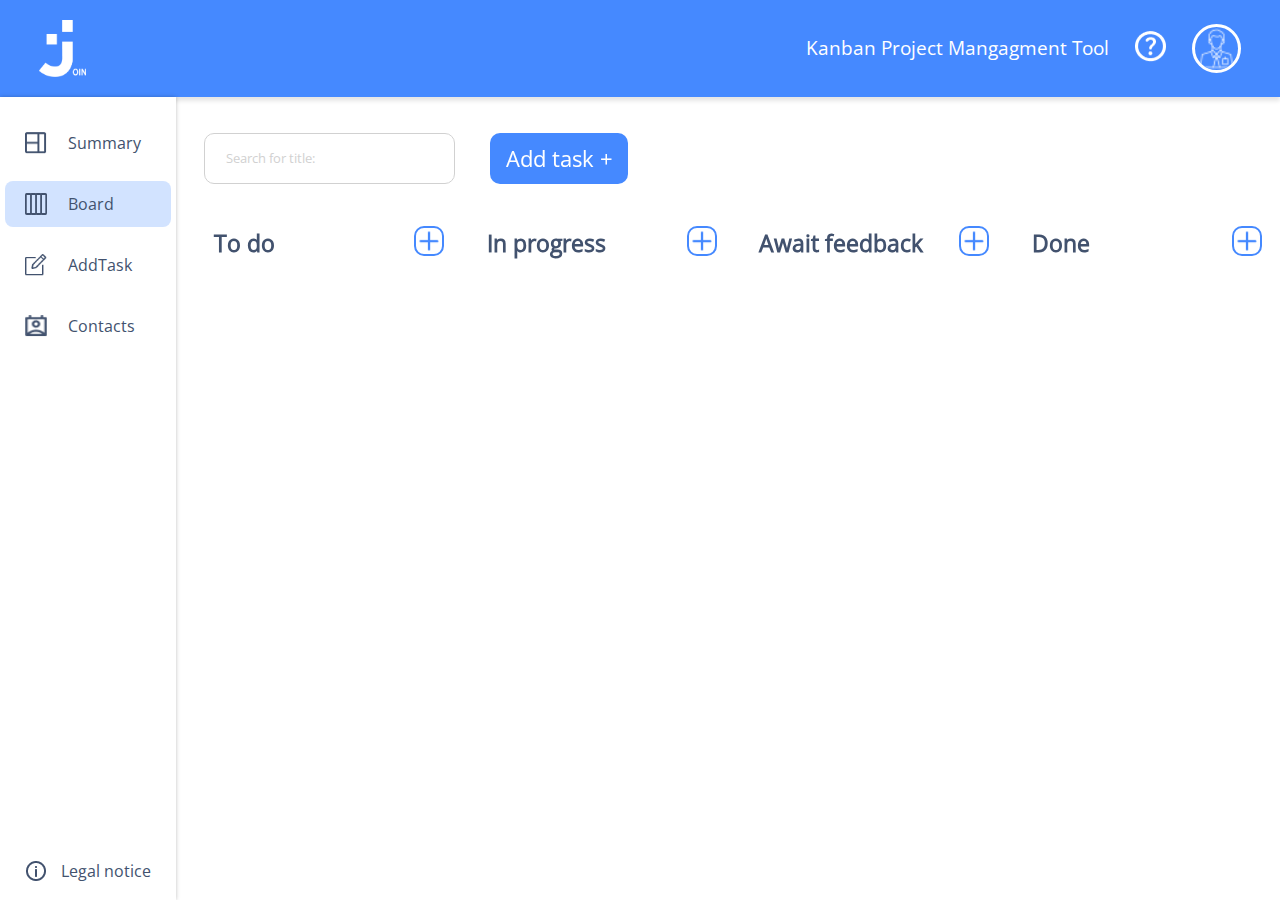
<file: board.html>
<!DOCTYPE html>
<html lang="en">

<head>
  <meta charset="UTF-8" />
  <meta http-equiv="X-UA-Compatible" content="IE=edge" />
  <meta name="viewport" content="width=device-width, initial-scale=1.0" />
  <title>Join</title>
  <link rel="shortcut icon" href="img/icon_blue.png" type="image/x-icon" />
  <link rel="stylesheet" href="fonts/fonts.css" />
  <link rel="stylesheet" href="style.css" />
  <link rel="stylesheet" media="(max-width:1400px)" href="style_tablet.css" />
  <link rel="stylesheet" media="(max-width:1240px)" href="style_mobile.css" />

  <!-- ANCHOR Templates -->
  <template id="task_card">
    <div class="bord-tasks-container-task shadow-black">
      <div class="bord-task-cat dflex-center">
        <span></span>
      </div>
      <h4 class="task-title-text-board"></h4>
      <span class="bord-task-desc task-info-description-board"></span>
      <div id="progressBar-subtasks">
        <div class="progressBar">
          <div class="progressBar-empty"></div>
          <div id="progressBar-done"></div>
        </div>
        <div class="progressBar-subtasks-text">
          <span id="subTasks-done">#</span>
          <span> / </span>
          <span id="subTasks-inProgress"> #</span>
        </div>
      </div>
      <div class="bord-task-editor">
        <div class="editor-list">

        </div>

        <img src="img/low_icon.png" />
      </div>
    </div>
  </template>
  <!-- Detailview Templates -->

  <template class="detail-editor-temp">
    <div class="board-task-editor">
      <div class="board-task-editor-name">
        <span class="dflex-center">SM</span>
        <span class="detail-editor-name">Name</span>
      </div>
      <img src="">
    </div>
    <img src="">
  </template>

  <template class="detail-subtask-temp">
    <div>
      <span></span>
      <input type="checkbox">
    </div>
  </template>

  <!-- mobile template = change task status -->
  <template id="changeTaskStatus_template">
    <div id="changeTaskStatus">
      <button class="button_changeTaskStatus">toDo</button>
      <button class="button_changeTaskStatus">inProgress</button>
      <button class="button_changeTaskStatus">Await</button>
      <button class="button_changeTaskStatus">Done</button>
      <img id="closeStatusWindow" src="./img/cross_icon_white.png">
    </div>
  </template>
</head>

<body item="Board">
  <header id="active" include-html="Temp/header.html"></header>
  <main class="">
    <nav class="shadow-black" include-html="Temp/navbar.html"></nav>

    <section class="section-board">
      <div class="bord-search-container">
        <input id="inputFindTask" type="text" placeholder="Search for title:" />
        <span id="addTask_button" class="dflex-center">Add task +</span>
      </div>
      <div class="bord-tasks blueScrollbar">
        <div class="bord-tasks-container">
          <div class="bord-tasks-container-head">
            <span>To do</span>
            <a href="task.html"><img src="img/plus_Icon.png" /></a>
          </div>
          <div class="bord-tasks-container-location blueScrollbar" id="toDo" ondragover="allowDrop(event)"
            ondrop="drop('toDo')">
          </div>
        </div>
        <div class="bord-tasks-container">
          <div class="bord-tasks-container-head">
            <span>In progress</span>
            <a href="task.html"><img src="img/plus_Icon.png" /></a>
          </div>
          <div class="bord-tasks-container-location blueScrollbar" id="inProgress" ondragover="allowDrop(event)"
            ondrop="drop('inProgress')">
          </div>
        </div>
        <div class="bord-tasks-container">
          <div class="bord-tasks-container-head">
            <span>Await feedback</span>
            <a href="task.html"><img src="img/plus_Icon.png" /></a>
          </div>
          <div class="bord-tasks-container-location blueScrollbar" id="Await" ondragover="allowDrop(event)"
            ondrop="drop('Await')">
          </div>
        </div>
        <div class="bord-tasks-container">
          <div class="bord-tasks-container-head">
            <span>Done</span>
            <a href="task.html"><img src="img/plus_Icon.png" /></a>
          </div>
          <div class="bord-tasks-container-location blueScrollbar" id="Done" ondragover="allowDrop(event)"
            ondrop="drop('Done')">
          </div>
        </div>
      </div>
    </section>

    <div class="board-task-detail shadow-black dflex-center d-none">
      <div class="board-task-detail-container">
        <div class="board-task-detail-head">
          <span>A-Team</span>
          <img src="img/icon_close_dark.png" />
        </div>
        <div class="board-task-detail-body blueScrollbar">
          <div class="board-task-detail-body-firstRow">
            <input type="text" readonly="true" class=" outline-border-none"></input>
            <textarea class=" outline-border-none" readonly="true"></textarea>
          </div>

          <div class="board-task-detail-rows board-task-detail-date">
            <h3>Due date:</h3>
            <input id="date-input" readonly="true" class="font-size1 outline-border-none"></input>
          </div>
          <div class="board-task-detail-rows board-detail-prio">
            <h3>Priority: </h3>
            <span class="font-size1"> Urgent/M/L <img src="img/urgent_icon.png" /></span>
            <div class=" d-none priority-container">
              <div class="priority dflex-center" id="Btn0">
                <span id="0">Urgent</span>
                <img src="img/urgent_icon.png" />
              </div>

              <div class="priority dflex-center" id="Btn1">
                <span id="1">Medium</span>
                <img src="img/medium_icon.png" />
              </div>

              <div class="priority dflex-center" id="Btn2">
                <span id="2">Low</span>
                <img src="img/low_icon.png" />
              </div>
            </div>
          </div>
          <div class="board-task-detail-subtasks">
            <div class="board-task-detail-subtasks-head">
              <h3>Subtasks to do:</h3>
              <div class=" d-none subtask-container">
                <input class="outline-border-none" id="subtask-input" type="text" placeholder="Add new subtask" />

                <div class=" subtask-img-container">
                  <img id="subtaskClearBtn" src="img/cross_icon_blue.png">
                  <span>|</span>
                  <img id="subtaskAddBtn" src="img/checked_blue.png">
                </div>
              </div>
            </div>

            <div class="subtask-list"></div>
          </div>
          <div class="board-task-detail-person">
            <div class="board-task-detail-person-head">
              <h3 class="">Assignet to:</h3>
              <div class=" d-none searchContact-Container ">
                <div class="searchContact-input bottom-border">
                  <input class="outline-border-none" type="search" name="" id="searchContacts"
                    placeholder="Enter Name or Email" />
                  <img id="closeSearchContact" src="img/cross_icon_blue.png" alt="">
                  <span>|</span>
                  <img id="addContactBtn" src="img/checked_blue.png" alt="">
                </div>
                <div class="outputContact"></div>
              </div>
            </div>

            <div class="board-task-detail-person-list blueScrollbar"></div>


          </div>
        </div>
        <div>
          <img class="bord-task-edit-button" src="img/edit_button_taksOpen.png">
          <div class=" d-none edit-Buttons">
            <span id="abortBtn" class="shadow-black">abort <img src="img/cross_icon.png"></span>
            <span id="saveEditBtn" class="shadow-black">Save Task <img src="img/checked_icon_white.png"></span>
          </div>
        </div>
        <div class="confirm-textbox dflex-center d-none">
          <span>Changes saved succesfully...</span>
        </div>
      </div>
    </div>

    <div class="board-overlay"></div>

  </main>
  <script src="classes/dynamicObj.class.js"></script>
  <script src="classes/task_deatails.class.js"></script>
  <script src="classes/draganddrop.class.js"></script>
  <script src="js/loadTemplates.js"></script>
  <script src="js/mini_backend.js"></script>
  <script src="js/script.js"></script>
</body>

</html>
</file>
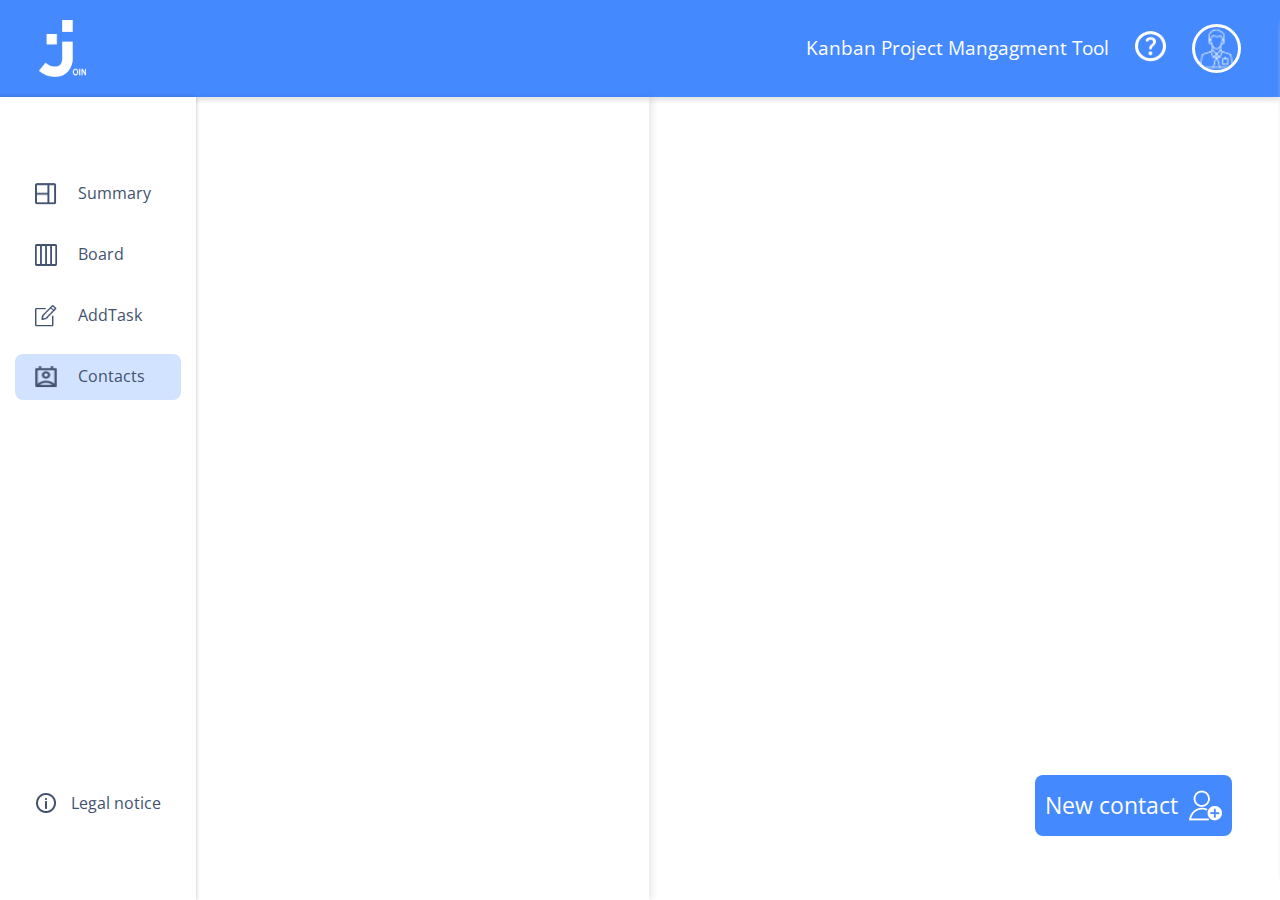
<file: contact.html>
<!DOCTYPE html>
<html lang="en">

<head>
  <meta charset="UTF-8" />
  <meta http-equiv="X-UA-Compatible" content="IE=edge" />
  <meta name="viewport" content="width=device-width, initial-scale=1.0" />
  <title>Join</title>

  <!-- set favicon -->
  <link rel="shortcut icon" href="img/icon_blue.png" type="image/x-icon">
  <!-- Import CSS -->
  <link rel="stylesheet" href="fonts/fonts.css">
  <link rel="stylesheet" href="style.css">
  <link rel="stylesheet" media="(max-width:1128px)" href="style_tablet.css">
  <link rel="stylesheet" media="(max-width:650px)" href="style_mobile.css">


  <!-- ANCHOR Templates -->
  <template id="letter_list_template">
    <div class="contact-lettercompartment">
      <span id="letterListLetter"></span>
      <hr />
      <div class="letterListID" id=""></div>
    </div>
  </template>

  <template id="contact_inList_template">
    <div class="listed-contact" id="">
      <div class="listed-contact-icon" id="contactIcon"></div>
      <div class="listed-contact-info">
        <span id="listContactName"></span>
        <span id="listContactMail"></span>
      </div>
    </div>
  </template>

  <template id="contact_info_template">
    <div class="contact-header">
      <div id="contact-info-icon"></div>
      <div>
        <span id="infoName"></span>
        <div class="addtask-box">
          <img src="./img/plus_Icon.png" />
          <span>Add Task</span>
        </div>
      </div>
    </div>
    <div class="contact-mid">
      <span>Contact Information</span>
      <div class="edidContact" id="">
        <img src="./img/pencil.png" />
        <span>Edit Contact</span>
      </div>
    </div>
    <div class="contact-mail">
      <span>E-Mail</span>
      <span id="infoMail"></span>
    </div>
    <div class="contact-number">
      <span>Mobil</span>
      <span id="infoPhone"></span>
    </div>
  </template>

  <template id="new_edid_contact_content_template">
    <div id="new-contact-content">
      <div class="content-header" id="edid_new_contact_header">
        <img class="cancel_add" src="img/cross_icon_white.png" />
        <img class="contact-join-icon" src="img/icon_white.png" />
        <span>Add contact</span>
        <span>Tasks are better with a team!</span>
        <div id="delButton"></div>
      </div>
      <div class="content-body shadow-black dflex-center">
        <img src="img/planc_profileIcon.png" />
        <form class="new-content-form dflex-center" id="submitFormNewContact" onsubmit="return false">
          <input class="outline-border-none outline-border-none" required id="input-name" type="text"
            placeholder="Name + Surname">
          <input class="outline-border-none outline-border-none" required id="input-phone" type="number"
            placeholder="Phone">
          <input class="outline-border-none outline-border-none" required id="input-email" type="email"
            placeholder="E-Mail">
          <div class="new-contact-buttons"></div>
        </form>
      </div>
    </div>
    <div id="checkInputPattern">
      Bitte überprüfe deinen Namen: <br>
      Vor- und Nachname <br>
      <br>
      Folgende Zeichen können enthalten sein: <br>
      A-Z / a-z / äöü
    </div>
  </template>

  <!-- ANCHOR Templates: buttons -->
  <template id="create-buttons-template">
    <button type="reset" class="dflex-center button-clear cancel_add cancel_addContact">Cancel</button>
    <button type="submit" form="submitFormNewContact" class="button-blue create-new-contact">Create contact</button>
  </template>

  <template id="save-button-template">
    <button type="submit" form="submitFormNewContact" class="save-edided-contact" id="">Save</button>
  </template>

  <template id="delete-button-temp">
    <button class="deleteContact"></button>
  </template>

  <!-- ANCHOR Templates: task -->
  <template id="subtask-temp">
    <div>
      <input type="checkbox">
      <span>Subtasktitel</span>
    </div>
  </template>
  <template id="category-temp">
    <div id=""></div>
  </template>

</head>

<body item="Contacts">
  <header id="active" class="header-contact" include-html="Temp/header.html"></header>

  <main class="full-height-width contact-main">
    <nav class="shadow-black" include-html="Temp/navbar.html"></nav>

    <section class="content-contact">
      <div id="contact-list" class="blueScrollbar"></div>
      <div class="contact-right-container">
        <div id="contact-informations" class="full-height-width"></div>
        <div class="contact-btn">
          <button class="add-contact">
            <span>New contact</span>
            <img src="./img/contact_add.png" />
          </button>
        </div>
      </div>
      <button class="close_contact_info_tablet"><img src="./img/cross_icon_black.png"></button>

      <div id="overlay"></div>

      <!-- add new contact / edid contact -->
      <div id="new-contact"></div>


      <!-- add new task -->
      <div class="newTask-contact">
        <div class="close-icon close-icon-contact">
          <img src="img/cross_icon_black.png" />
        </div>

        <form class="full-height-width TaskForm-contact" id="TaskForm">
          <div class="left-Container full-height-width left-Container-task left-Container-task-contact">
            <input type="text" class="input-title outline-border-none" placeholder="Enter a title"
              onclick="checkInput('input-title')" required />

            <div class="dropdown">
              <input type="text" class="contactInput  bottom-border textBox outline-border-none" id="0"
                placeholder="Select contacts to assign" readonly required />

              <div class=" d-none searchContact-Container ">
                <div class="searchContact-input bottom-border">
                  <input class="outline-border-none" type="search" name="" id="searchContacts"
                    placeholder="Enter Name or Email" />
                  <img id="closeSearchContact" src="img/cross_icon_blue.png" alt="">
                  <span>|</span>
                  <img id="addContactBtn" src="img/checked_blue.png" alt="">
                </div>
                <div class="outputContact">
                </div>
              </div>
              <div class="selectedContacts"></div>

              <div class="list contacts shadow-black">
                <div id="0">
                  <span>Maria Weber</span>
                  <input type="checkbox" />
                  <p></p>
                </div>
                <div id="1">
                  <span>Daniel Tofel</span>
                  <input type="checkbox" />
                  <p></p>
                </div>
                <div id="2">
                  <span>Martin Dörbaum</span>
                  <input type="checkbox" />
                  <p></p>
                </div>
                <div id="3">
                  <span>invite Contact</span>
                </div>

              </div>
            </div>

            <div id="date-input-container">
              <h3>Due date</h3>
              <input class="outline-border-none date-input border-bottom" id="date-input" type="date" required
                onclick="checkInput('date-input')" />
            </div>

            <div>
              <h3>Category</h3>
              <div class="d-none searchAndAdd-container">
                <div class="searchAndAdd-container-input">
                  <input type="text" class=" outline-border-none" placeholder="Enter new Category">

                  <img id="closeSearchAndAddBtn" src="img/cross_icon_blue.png" alt="">
                  <span>|</span>
                  <img id="SearchAndAddBtn" src="img/checked_blue.png" alt="">
                </div>
                <div class="colorpicker"></div>
              </div>

              <div class="bottom-border dropdown cat">
                <input type="text" class="textBox cagetorgy-input outline-border-none"
                  placeholder="Select task category" id="1" readonly />

                <div class="list category shadow-black ">
                </div>
              </div>
            </div>

            <div class="priority-container">
              <div class="priority dflex-center" id="0">
                <span id="0">Urgent</span>
                <img src="img/urgent_icon.png" />
              </div>

              <div class="priority dflex-center" id="1">
                <span id="1">Medium</span>
                <img src="img/medium_icon.png" />
              </div>

              <div class="priority dflex-center" id="2">
                <span id="2">Low</span>
                <img src="img/low_icon.png" />
              </div>
            </div>
            <div>
              <h3>Description</h3>
              <textarea name="" class="description-input" id="description-input" required
                placeholder="Enter a Description"></textarea>
            </div>
            <div>
              <h3>Subtasks</h3>
              <div class="subtask-container">
                <input class="outline-border-none" id="subtask-input" type="text" placeholder="Add new subtask" />
                <img class="" src="img/plus_Icon.png" alt="">
                <div class=" d-none subtask-img-container">
                  <img id="subtaskClearBtn" src="img/cross_icon_blue.png" alt="">
                  <span>|</span>
                  <img id="subtaskAddBtn" src="img/checked_blue.png" alt="">
                </div>
              </div>
              <div class="subtasks"></div>
            </div>
          </div>


        </form>
        <div class="right-Container full-height-width right-Container-task right-Container-task-contact">

          <div class="task-button-box task-button-box-contact">
            <button class="shadow-black" id="clear-btn">Clear<img src="img/cross_icon.png" /></button>
            <button type="submit" form="TaskForm" class="AddButton shadow-black ">
              Create Task<img src="img/checked_icon_white.png " />
            </button>
          </div>
        </div>
      </div>
    </section>
    <div class="task-note dflex-center d-none">
      <div>
        <span>new Task added successfully</span>
      </div>
    </div>
  </main>

  <div id="successCreateContact">Contact successfully created</div>

  <script src="./js/mini_backend.js"></script>
  <script src="js/loadTemplates.js"></script>
  <script src="classes/dynamicObj.class.js"></script>
  <script src="classes/subtask.class.js"></script>
  <script src="classes/newCategory.class.js"></script>
  <script src="./classes/task.class.js"></script>
  <script src="./classes/Contact.class.js"></script>
  <script src="./js/script.js"></script>
</body>

</html>
</file>
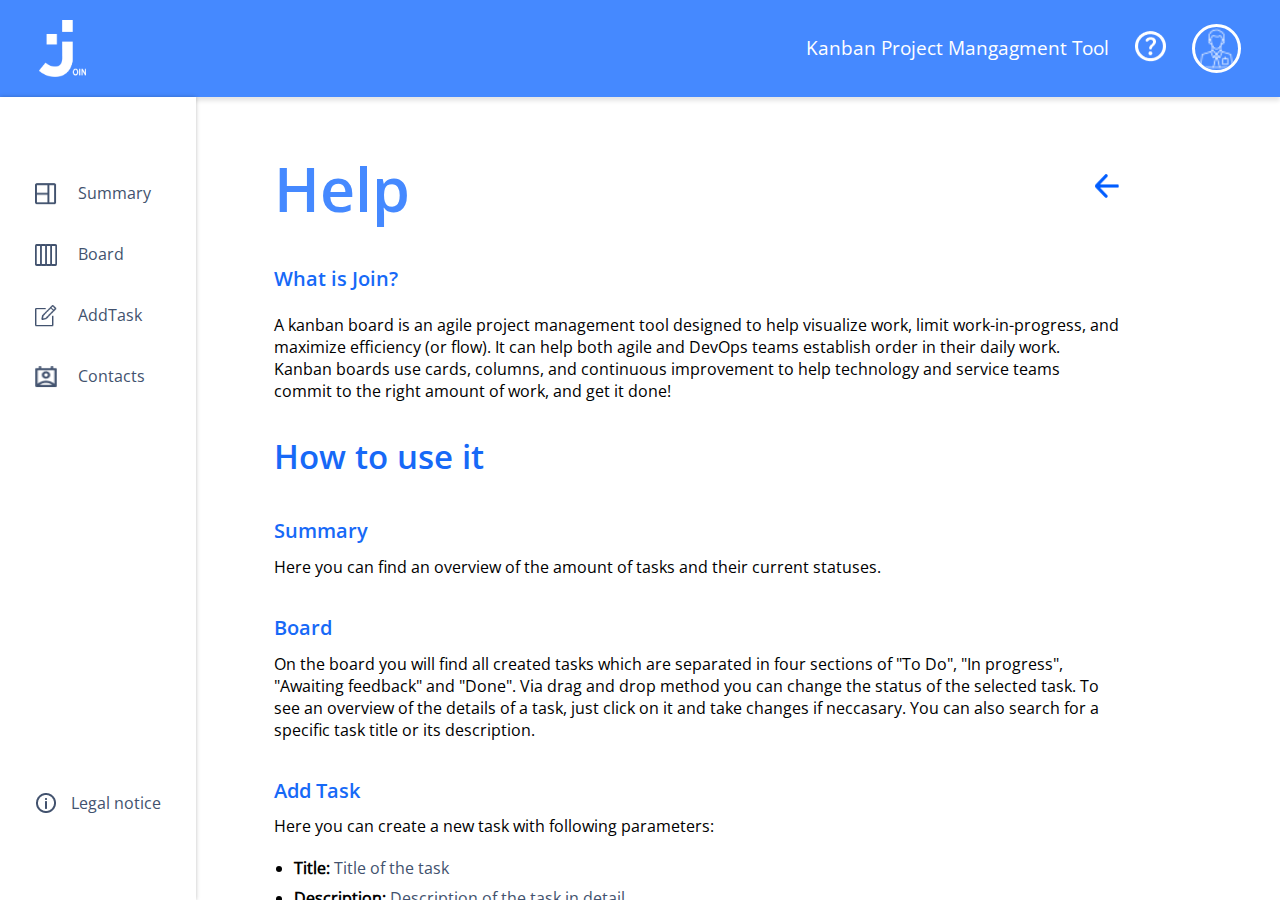
<file: help.html>
<!DOCTYPE html>
<html lang="en">

<head>
  <meta charset="UTF-8">
  <meta http-equiv="X-UA-Compatible" content="IE=edge">
  <meta name="viewport" content="width=device-width, initial-scale=1.0">
  <title>Join</title>
  <link rel="shortcut icon" href="img/icon_blue.png" type="image/x-icon">
  <link rel="stylesheet" href="fonts/fonts.css">
  <link rel="stylesheet" href="style.css">
  <link rel="stylesheet" media="(max-width:1000px)" href="style_mobile.css">

</head>

<body>
  <header id="active" include-html="Temp/header.html"></header>
  <main class="full-height-width main-task">
    <nav class="shadow-black " include-html="Temp/navbar.html"></nav>
    <section class="content-task full-height-width help-section">
      <div class="help-head-container">
        <h1>Help</h1>
        <a href="summary.html"><img src="img/back_arrow_kingsblue.png" alt=""></a>
      </div>

      <div class="help-quest-container">
        <h3>What is Join?</h3>
        <span>
          A kanban board is an agile project management tool designed to help visualize work, limit work-in-progress,
          and maximize efficiency (or flow). It can help both agile and DevOps teams establish order in their daily
          work. Kanban boards use cards, columns, and continuous improvement to help technology and service teams commit
          to the right amount of work, and get it done!
        </span>
      </div>
      <div class="how-it-use-container">
        <h2 class="m-b-35">How to use it</h2>
        <div class="steps">
          <h3>Summary</h3>
          <span>
            Here you can find an overview of the amount of tasks and their current statuses.
          </span>
        </div>

        <div class="steps">
          <h3>Board</h3>
          <span>
            On the board you will find all created tasks which are separated in four sections of "To Do", "In progress",
            "Awaiting feedback" and "Done".

            Via drag and drop method you can change the status of the selected task.
            To see an overview of the details of a task, just click on it and take changes if neccasary.
            You can also search for a specific task title or its description.
          </span>
        </div>
        <div class="steps">
          <h3>Add Task</h3>
          <span class="addTask-span">
            Here you can create a new task with following parameters:
          </span>

          <ol>
            <li><span>Title: </span><span>Title of the task</span></li>
            <li><span>Description: </span><span>Description of the task in detail</span></li>
            <li><span>Category: </span><span>Choose or add a new category of department</span></li>
            <li><span>Assigned to: </span><span>Choose the members to assign to</span></li>
            <li><span>Due date: </span><span>Set due date for the task</span></li>
            <li><span>Prioriy: </span><span>Choose kind of priority of urgency</span></li>
            <li><span>Subtasks: </span><span>Add subtasks to break the task down in multiple stages</span></li>
          </ol>
        </div>
        <div class="steps">
          <h3>Contacts</h3>
          <span>
            Here you will find all listed contacts. Detail informations are provided for each contact on the side. You
            are able to edit these or just create a task.
          </span>
        </div>
      </div>


    </section>
  </main>
  <script src="js/mini_backend.js"></script>
  <script src="js/loadTemplates.js"></script>
  <script src="js/script.js"></script>
</body>

</html>
</file>
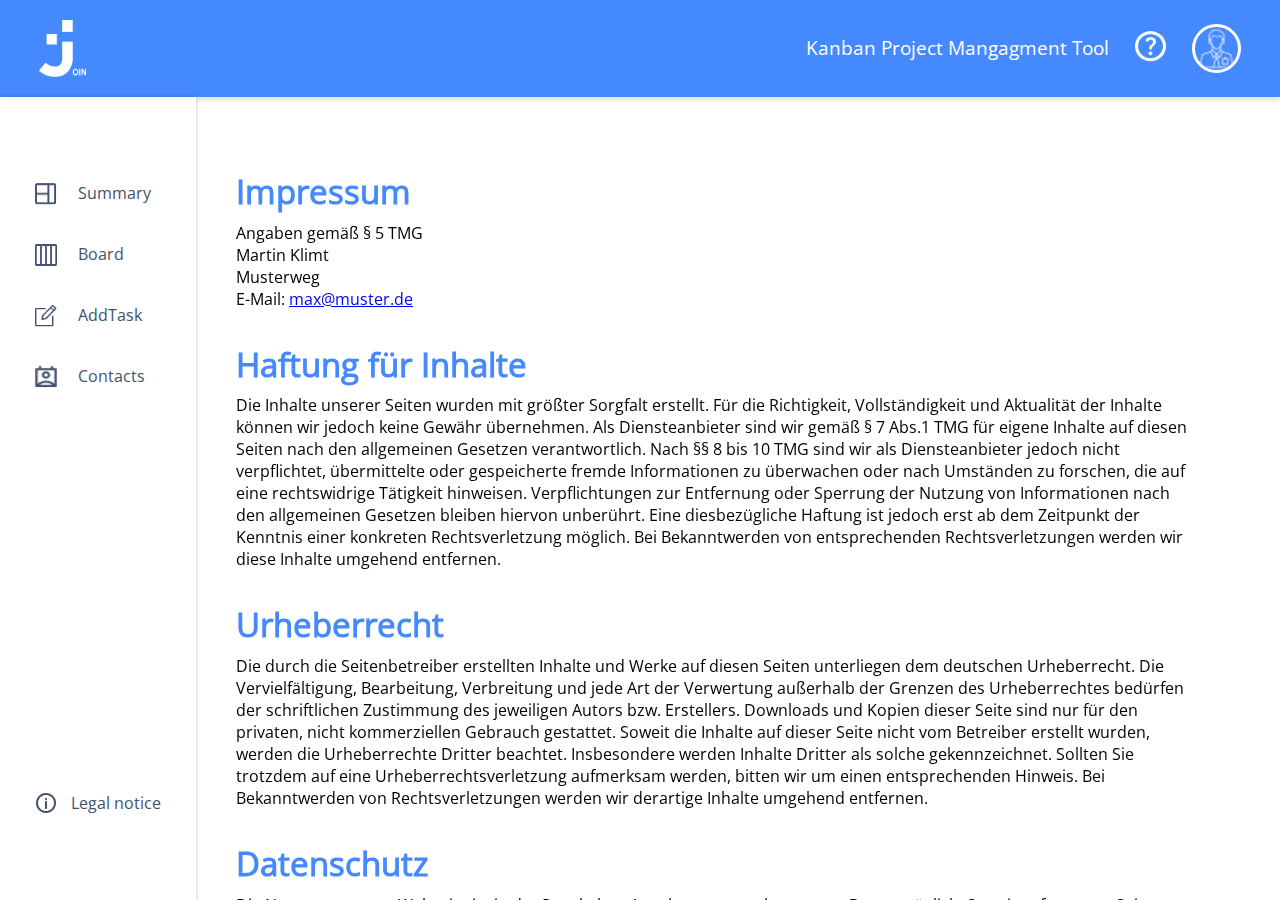
<file: legalNotice.html>
<!DOCTYPE html>
<html lang="en">

<head>
    <meta charset="UTF-8">
    <meta http-equiv="X-UA-Compatible" content="IE=edge">
    <meta name="viewport" content="width=device-width, initial-scale=1.0">

    <title>Join V2</title>

    <link rel="shortcut icon" href="img/icon_blue.png" type="image/x-icon">
    <link rel="stylesheet" href="fonts/fonts.css">
    <link rel="stylesheet" href="style.css">
    <link rel="stylesheet" media="(max-width:900px)" href="./style_mobile.css">
</head>

<body item="Legal Notice">
    <header id="active" include-html="Temp/header.html"></header>

    <main>
        <nav class="shadow-black" include-html="Temp/navbar.html"></nav>
        <a href="summary.html" style="display: none;" class="legal-back-button"><img src="img/back_arrow_kingsblue.png"
                alt=""></a>
        <section class=" full-height-width content-LegalNotice">
            <div class="legalNoticeContainer">
                <div>
                    <h3>Impressum</h3>
                    <p>Angaben gemäß § 5 TMG</p>
                    <p>Martin Klimt</p>
                    <p>Musterweg</p>
                    <p></p>
                    <p>E-Mail: <a href='mailto:max@muster.de'>max@muster.de</a></p>
                </div>
                <div>
                    <h3>Haftung für Inhalte</h3>
                    <p> Die Inhalte unserer Seiten wurden mit größter Sorgfalt erstellt. Für die Richtigkeit,
                        Vollständigkeit und Aktualität der Inhalte können wir jedoch keine Gewähr übernehmen. Als
                        Diensteanbieter sind wir gemäß § 7 Abs.1 TMG für eigene Inhalte auf diesen Seiten nach den
                        allgemeinen Gesetzen verantwortlich. Nach §§ 8 bis 10 TMG sind wir als Diensteanbieter jedoch
                        nicht
                        verpflichtet, übermittelte oder gespeicherte fremde Informationen zu überwachen oder nach
                        Umständen
                        zu forschen, die auf eine rechtswidrige Tätigkeit hinweisen. Verpflichtungen zur Entfernung oder
                        Sperrung der Nutzung von Informationen nach den allgemeinen Gesetzen bleiben hiervon unberührt.
                        Eine
                        diesbezügliche Haftung ist jedoch erst ab dem Zeitpunkt der Kenntnis einer konkreten
                        Rechtsverletzung möglich. Bei Bekanntwerden von entsprechenden Rechtsverletzungen werden wir
                        diese
                        Inhalte umgehend entfernen.</p>
                </div>
                <div>
                    <h3>Urheberrecht</h3>
                    <p> Die durch die Seitenbetreiber erstellten Inhalte und Werke auf diesen Seiten unterliegen dem
                        deutschen Urheberrecht. Die Vervielfältigung, Bearbeitung, Verbreitung und jede Art der
                        Verwertung
                        außerhalb der Grenzen des Urheberrechtes bedürfen der schriftlichen Zustimmung des jeweiligen
                        Autors
                        bzw. Erstellers. Downloads und Kopien dieser Seite sind nur für den privaten, nicht
                        kommerziellen
                        Gebrauch gestattet. Soweit die Inhalte auf dieser Seite nicht vom Betreiber erstellt wurden,
                        werden
                        die Urheberrechte Dritter beachtet. Insbesondere werden Inhalte Dritter als solche
                        gekennzeichnet.
                        Sollten Sie trotzdem auf eine Urheberrechtsverletzung aufmerksam werden, bitten wir um einen
                        entsprechenden Hinweis. Bei Bekanntwerden von Rechtsverletzungen werden wir derartige Inhalte
                        umgehend entfernen.</p>
                </div>
                <div>
                    <h3>Datenschutz</h3>
                    <p> Die Nutzung unserer Webseite ist in der Regel ohne Angabe personenbezogener Daten möglich.
                        Soweit
                        auf unseren Seiten personenbezogene Daten (beispielsweise Name, Anschrift oder eMail-Adressen)
                        erhoben werden, erfolgt dies, soweit möglich, stets auf freiwilliger Basis. Diese Daten werden
                        ohne
                        Ihre ausdrückliche Zustimmung nicht an Dritte weitergegeben.
                        Wir weisen darauf hin, dass die Datenübertragung im Internet (z.B. bei der Kommunikation per
                        E-Mail)
                        Sicherheitslücken aufweisen kann. Ein lückenloser Schutz der Daten vor dem Zugriff durch Dritte
                        ist
                        nicht möglich.
                        Der Nutzung von im Rahmen der Impressumspflicht veröffentlichten Kontaktdaten durch Dritte zur
                        Übersendung von nicht ausdrücklich angeforderter Werbung und Informationsmaterialien wird
                        hiermit
                        ausdrücklich widersprochen. Die Betreiber der Seiten behalten sich ausdrücklich rechtliche
                        Schritte
                        im Falle der unverlangten Zusendung von Werbeinformationen, etwa durch Spam-Mails, vor.</p>

                    <p> Website Impressum erstellt durch <a
                            href="https://www.impressum-generator.de">impressum-generator.de</a>
                        von der <a href="https://www.kanzlei-hasselbach.de/" rel="nofollow">Kanzlei Hasselbach</a></p>
                </div>
            </div>
        </section>
    </main>
    <script src="js/script.js"></script>
    <script src="js/loadTemplates.js"></script>

</body>

</html>
</file>
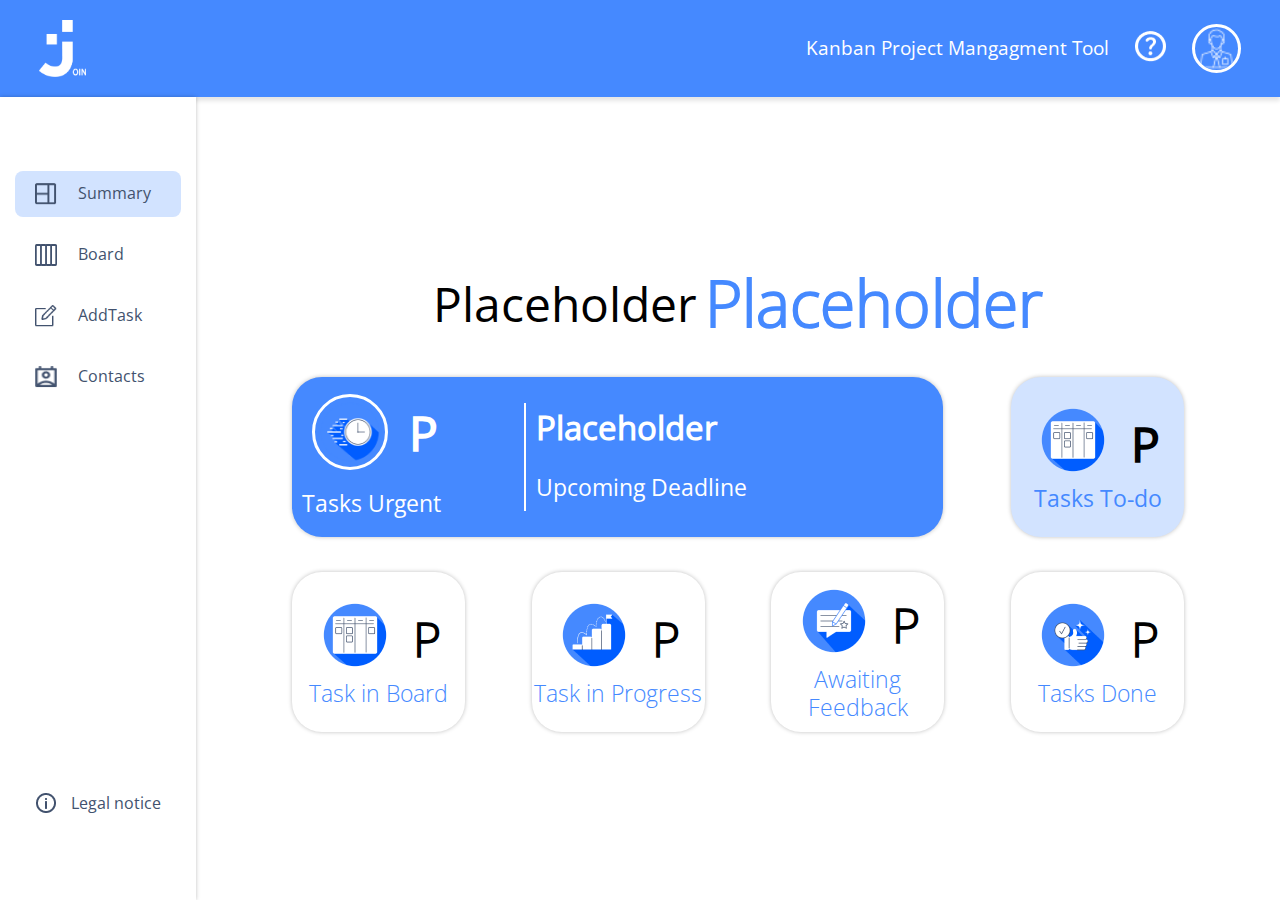
<file: summary.html>
<!DOCTYPE html>
<html lang="en">

<head>
  <meta charset="UTF-8" />
  <meta http-equiv="X-UA-Compatible" content="IE=edge" />
  <meta name="viewport" content="width=device-width, initial-scale=1.0" />
  <title>Join</title>
  <link rel="shortcut icon" href="img/icon_blue.png" type="image/x-icon" />

  <!-- import CSS -->
  <link rel="stylesheet" href="fonts/fonts.css" />
  <link rel="stylesheet" href="style.css" />
  <link rel="stylesheet" media="(max-width:1100px)" href="style_tablet.css" />
  <link rel="stylesheet" media="(max-width:700px)" href="style_mobile.css" />
</head>

<body item="Summary">
  <header id="active" include-html="Temp/header.html" class="header-summary"></header>

  <main class="full-height-width main-summary">
    <nav class="shadow-black nav-summary" include-html="Temp/navbar.html"></nav>
    <section class="content dflex-center section-summary">
      <div class="first-line dflex-center">
        <span>Placeholder</span>
        <span>Placeholder</span>
      </div>
      <div class="second-line dflex-center">
        <div class="shadow-black" id="urgentTask-container" onclick="openboard()">
          <div>
            <div class="icons dflex-center">
              <img src="img/Urgent.png" />
              <span id="urgentTasks">P</span>
            </div>
            <span class="taskdescription">Tasks Urgent</span>
          </div>

          <div class="timestamp-container">
            <span id="upcomingDeadline">Placeholder</span>
            <span class="taskdescription">Upcoming Deadline</span>
          </div>
        </div>
        <div class="ToDo-Container dflex-center shadow-black" onclick="openboard()">
          <div class="dflex-center">
            <img src="img/Board.png" />
            <span id="toDoTasks">P</span>
          </div>
          <span>Tasks To-do</span>
        </div>
      </div>

      <div class="third-line dflex-center">
        <div class="card" onclick="openboard()">
          <div class="cardhead">
            <img src="img/Board.png" />
            <span id="AllTask">P</span>
          </div>
          <span>Task in Board</span>
        </div>
        <div class="card" onclick="openboard()">
          <div class="cardhead">
            <img src="img/In Progress.png" />
            <span id="inProgress">P</span>
          </div>
          <span>Task in Progress</span>
        </div>
        <div class="card" onclick="openboard()">
          <div class="cardhead">
            <img src="img/Awaiting feedback.png" />
            <span id="awaitForFeedback">P</span>
          </div>
          <span>Awaiting Feedback</span>
        </div>
        <div class="card" onclick="openboard()">
          <div class="cardhead">
            <img src="img/Done.png" />
            <span id="done">P</span>
          </div>
          <span>Tasks Done</span>
        </div>
      </div>
    </section>
  </main>

  <!-- import JS -->
  <script src="js/mini_backend.js"></script>
  <script src="js/loadTemplates.js"></script>
  <script src="classes/loadProperties.class.js"></script>
  <script src="js/script.js"></script>
</body>

</html>
</file>
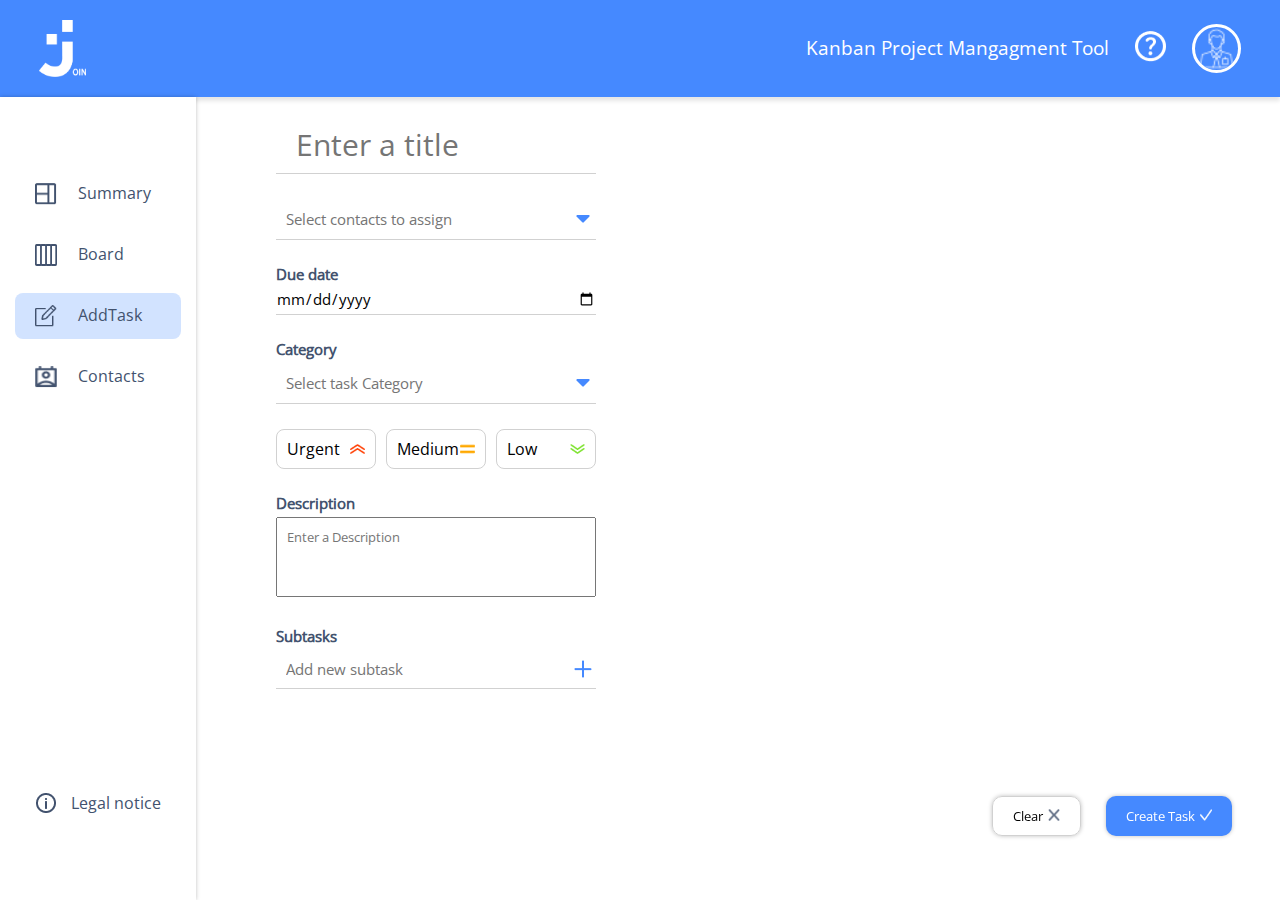
<file: task.html>
<!DOCTYPE html>
<html lang="en">

<head>
  <meta charset="UTF-8" />
  <meta http-equiv="X-UA-Compatible" content="IE=edge" />
  <meta name="viewport" content="width=device-width, initial-scale=1.0" />
  <title>Join</title>
  <link rel="shortcut icon" href="img/icon_blue.png" type="image/x-icon">
  <link rel="stylesheet" href="fonts/fonts.css">
  <link rel="stylesheet" href="style.css">
  <link rel="stylesheet" media="(max-width:990px)" href="style_tablet.css">
  <link rel="stylesheet" media="(max-width:650px)" href="style_mobile.css">

  <!-- ANCHOR Templates -->
  <template id="subtask-temp">
    <div on>
      <input type="checkbox">
      <span>Subtasktitel</span>
    </div>
  </template>
  <template id="category-temp">
    <div id=""></div>
  </template>
</head>

<body item="AddTask">
  <header id="active" class="header-task" include-html="Temp/header.html"></header>

  <main class="full-height-width main-task">
    <nav class="shadow-black " include-html="Temp/navbar.html"></nav>
    <section class="content-task full-height-width dflex-center section-task">
      <form class="full-height-width" id="TaskForm">
        <div class="left-Container full-height-width left-Container-task blueScrollbar">
          <input type="text" class="input-title outline-border-none" placeholder="Enter a title"
            onclick="checkInput('input-title')" required />



          <div class="dropdown">
            <input type="text" class="contactInput  bottom-border textBox outline-border-none" id="0"
              placeholder="Select contacts to assign" readonly required />

            <div class=" d-none searchContact-Container ">
              <div class="searchContact-input bottom-border">
                <input class="outline-border-none" type="search" name="" id="searchContacts"
                  placeholder="Enter Name or Email" />
                <img id="closeSearchContact" src="img/cross_icon_blue.png">
                <span>|</span>
                <img id="addContactBtn" src="img/checked_blue.png">
              </div>
              <div class="outputContact">
              </div>
            </div>
            <div class="selectedContacts"></div>

            <div class="list contacts shadow-black">
              <div id="0">
                <span>Maria Weber</span>
                <input type="checkbox" />
                <p></p>

              </div>
              <div id="1">
                <span>Daniel Tofel</span>
                <input type="checkbox" />
                <p></p>
              </div>
              <div id="2">
                <span>Martin Dörbaum</span>
                <input type="checkbox" />
                <p></p>
              </div>
              <div id="3">
                <span>invite Contact</span>
                <img src="img/invite-Contact.png" alt="">
              </div>

            </div>
          </div>

          <div id="date-input-container">
            <h3>Due date</h3>
            <input class="outline-border-none date-input border-bottom" id="date-input" type="date" required
              onclick="checkInput('date-input')" />
          </div>

          <div>
            <h3>Category</h3>
            <div class="d-none searchAndAdd-container">
              <div class="searchAndAdd-container-input">
                <input type="text" class=" outline-border-none" placeholder="Enter new Category">

                <img id="closeSearchAndAddBtn" src="img/cross_icon_blue.png">
                <span>|</span>
                <img id="SearchAndAddBtn" src="img/checked_blue.png">
              </div>
              <div class="colorpicker"></div>
            </div>

            <div class="bottom-border dropdown cat">
              <input type="text" class="textBox cagetorgy-input outline-border-none" placeholder="Select task Category"
                id="1" readonly />
              <div class="list category shadow-black">
              </div>
            </div>
          </div>

          <div class="priority-container">
            <div class="priority dflex-center" id="0">
              <span id="0">Urgent</span>
              <img src="img/urgent_icon.png" />
            </div>

            <div class="priority dflex-center" id="1">
              <span id="1">Medium</span>
              <img src="img/medium_icon.png" />
            </div>

            <div class="priority dflex-center" id="2">
              <span id="2">Low</span>
              <img src="img/low_icon.png" />
            </div>
          </div>
          <div>
            <h3>Description</h3>
            <textarea name="" class="description-input" id="description-input" required
              placeholder="Enter a Description"></textarea>
          </div>
          <div>
            <h3>Subtasks</h3>
            <div class="subtask-container">
              <input class="outline-border-none" id="subtask-input" type="text" placeholder="Add new subtask" />
              <img class="" src="img/plus_Icon.png" alt="">
              <div class=" d-none subtask-img-container">
                <img id="subtaskClearBtn" src="img/cross_icon_blue.png" alt="">
                <span>|</span>
                <img id="subtaskAddBtn" src="img/checked_blue.png" alt="">
              </div>
            </div>
            <div class="subtasks"></div>
          </div>
        </div>


      </form>
      <div class="right-Container full-height-width right-Container-task right-Container-task-class2">

        <div class="task-button-box">
          <button class="shadow-black" id="clear-btn">Clear<img src="img/cross_icon.png" /></button>
          <button type="submit" form="TaskForm" class="AddButton shadow-black ">
            Create Task<img src="img/checked_icon_white.png" />
          </button>
        </div>
      </div>
    </section>
    <div class="task-note dflex-center d-none">
      <div>
        <span>new Task added successfully</span>
      </div>
    </div>

  </main>
  <script src="js/mini_backend.js"></script>
  <script src="js/loadTemplates.js"></script>
  <script src="classes/dynamicObj.class.js"></script>
  <script src="classes/subtask.class.js"></script>
  <script src="classes/newCategory.class.js"></script>
  <script src="classes/task.class.js"></script>
  <script src="js/script.js"></script>


</body>

</html>
</file>
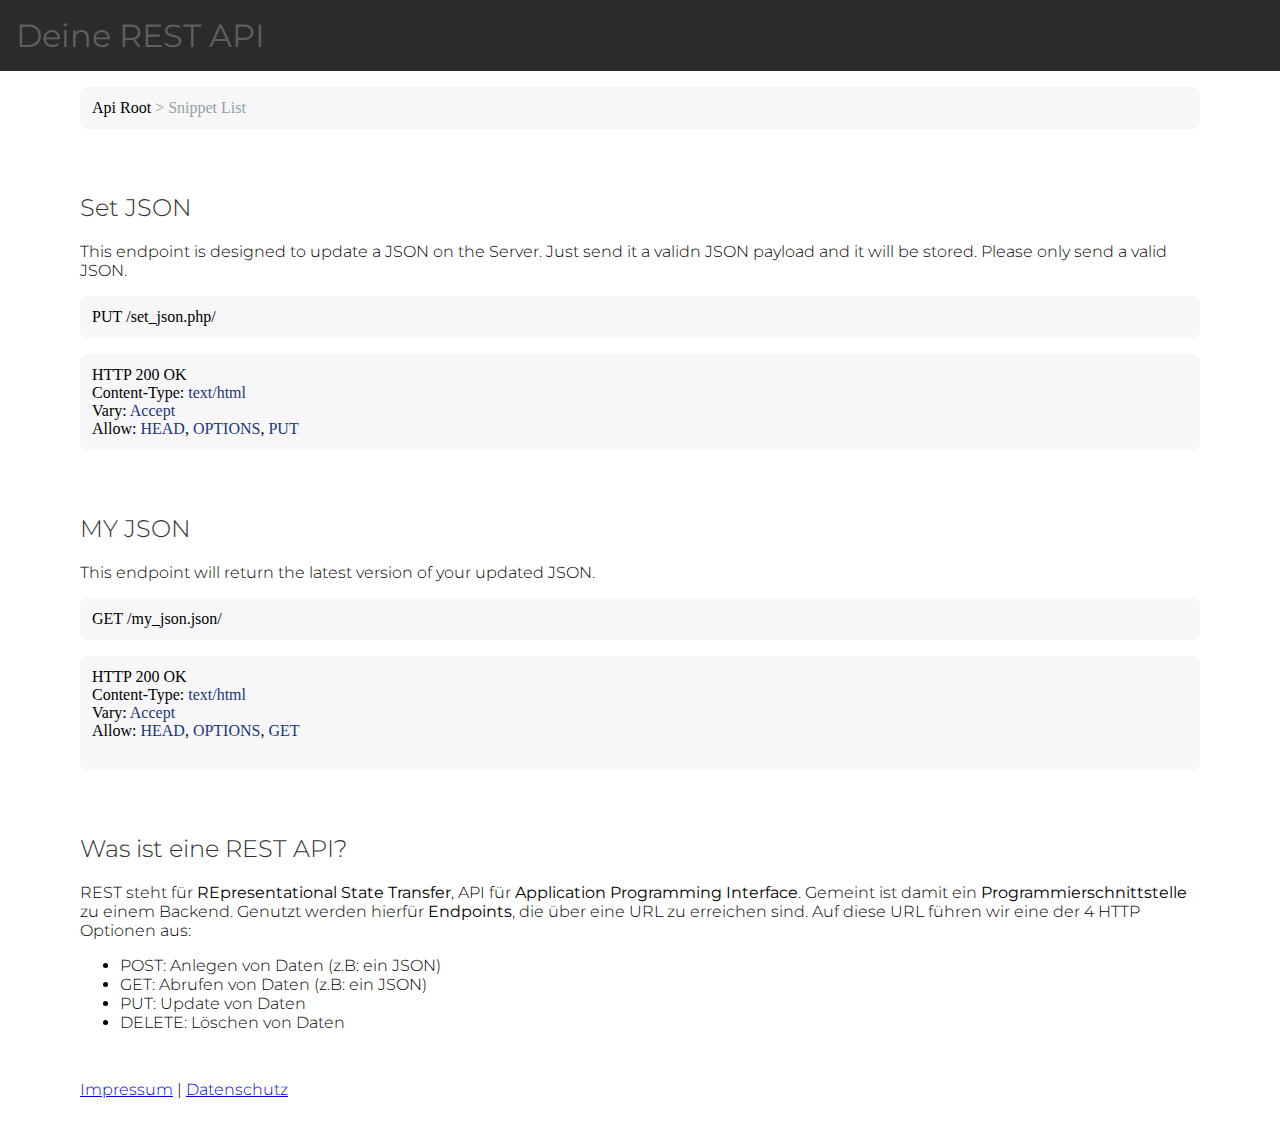
<file: join_backend/legacy/docs.html>
<!DOCTYPE html>
<html lang="en">

<head>
    <meta charset="UTF-8">
    <meta name="viewport" content="width=device-width, initial-scale=1.0">
    <title>REST API Docs</title>
    <link href="https://fonts.googleapis.com/css2?family=Montserrat:wght@300;400;700&display=swap" rel="stylesheet">

    <style>
        body {
            margin: 0;
            font-family: 'Montserrat', sans-serif;
            font-weight: 300;
        }

        .content {
            padding-left: 80px;
            padding-right: 80px;
        }

        header {
            background-color: #2b2b2b;
            padding: 16px;
            color: #5f5f5f;
        }

        h1 {
            margin-top: 0;
            margin-bottom: 0;
            font-weight: 400;
        }

        h2 {
            margin-top: 64px;
            font-weight: 300;
            color: #333;
        }

        .code {
            margin-top: 16px;
            background-color: #F7F7F9;
            padding: 12px;
            border-radius: 8px;
            min-height: 10px;
            border-color: #E9E9EE;
            font-family: 'consolas' !important;
        }

        .highlight {
            color: #1e347b;
        }

        .gray {
            color: #93a1a1;
        }

        #explainBox {
            min-height: 50px;
            min-width: 200px;
            max-width: 400px;
            border: 1px solid #333;
            border-radius: 8px;
            padding: 8px;
            background-color: white;
            z-index: 999;
            position: absolute;
            transition: all 125ms ease-in-out;
            opacity: 0;
        }

        .legal {
            padding-top: 32px;
            ;
            padding-bottom: 32px;
            ;
        }
    </style>


    <script>
        function explain(title, element) {
            let x = element.getBoundingClientRect().x + 70;
            let y = window.pageYOffset + element.getBoundingClientRect().y - 20;
            explainBox.innerHTML = title;
            explainBox.style.top = y + 'px';
            explainBox.style.left = x + 'px';
            explainBox.style.opacity = 1;

            element.addEventListener("mouseout", hideExplainBox);
        }

        function hideExplainBox() {
            explainBox.style.opacity = 0;
        }
    </script>
</head>

<body>
    <header>
        <h1>Deine REST API</h1>
    </header>
    <div class="content">

        <div id="explainBox">
            Hallo das ist ein Text.
        </div>

        <div class="code" onmouseover="explain('Der Link zur den Endpoints. Api Root ist die URL des Servers.', this)">
            <b>Api Root</b> <span class="gray">> Snippet List</span>
        </div>

        <h2 onmouseover="explain('Der Titel der Funktion', this)">Set JSON</h2>
        <p onmouseover="explain('Hier wird die Funktion der REST API vom Backend-Programmierer beschrieben.', this)">
            This endpoint is designed to update a JSON on the Server. Just send it a validn JSON payload and it will be
            stored. Please only send a valid JSON.</p>

        <div class="code">
            <b
                onmouseover="explain('Die hier verwendete Methode ist PUT. Man kann das JSON also updaten. Mit POST würde man ein neues JSON erstellen, mit DELETE löschen und mit GET das JSON abrufen.', this)">PUT</b>
            <span
                onmouseover="explain('Das hier ist das Ende das Ende der UR, um die Funktion aufzurufen.', this)">/set_json.php/</span>
        </div>

        <div class="code">
            <b
                onmouseover="explain('Wenn alles funktioniert hat, wird der HTTP Status 200 zurückgegeben. 200 bedeutet, dass alles OK ist!', this)">HTTP
                200 OK</b><br>
            <b onmouseover="explain('Was für einen Content kannst du dem Server senden?!', this)">Content-Type:</b>
            <span class="highlight"
                onmouseover="explain('Der Server akzeptiert Text und HTML. Wir senden also ein JSON als Text (mit JSON.stringify)', this)">text/html</span><br>
            <b onmouseover="explain('Kann die Antwort vom Server variieren?', this)">Vary:</b> <span class="highlight"
                onmouseover="explain('Ja! Je nach Anfrage kommt ein unterschiedliches JSON vom Server zurück.', this)">Accept</span><br>
            <b onmouseover="explain('Was darf ich diesem Endpoint senden?', this)">Allow:</b>
            <span onmouseover="explain('Der HEAD ist beispielsweise eine Session-ID um dich zu identifizieren.',this)"
                class="highlight">HEAD</span>,
            <span class="highlight"
                onmouseover="explain('OPTIONS kann ignoriert werden. Hier kann man den Server fragen, welche Kommunikationswege der Server Erlaubt. Zum Beispiel HTTP 1.1. ', this)">
                OPTIONS</span>,
            <span class="highlight"
                onmouseover="explain('PUT ist die Methode, um ein JSON upzudaten.', this)">PUT</span><br>
        </div>



        <h2 onmouseover="explain('Überschrift der zweiten Funktion, welche die REST API bereitstellt.?', this)">MY JSON
        </h2>
        <p onmouseover="explain('Beschreibung der zweiten Funktion?', this)">This endpoint will return the latest
            version of your updated JSON.</p>

        <div class="code">
            <b onmouseover="explain('Die HTTP Metode ist GET. Also wird hier ein JSON File abgerufen.', this)">GET</b>
            <span onmouseover="explain('Die URL des Endpoints.', this)">/my_json.json/</span>
        </div>

        <div class="code">
            <b onmouseover="explain('Wenn Status 200 zurückgegeben wird, ist alles OK.', this)">HTTP 200 OK</b><br>
            <b onmouseover="explain('Welchen Content-Type akzeptiert der Server?', this)">Content-Type:</b> <span
                class="highlight"
                onmouseover="explain('Der Server akzeptiert Text oder HTML (Wir senden Text)', this)">text/html</span><br>
            <b onmouseover="explain('Kann die Antwort vom Server variieren?', this)">Vary:</b> <span class="highlight"
                onmouseover="explain('Ja! Je nach Anfrage kommt ein unterschiedliches JSON vom Server zurück.', this)">Accept</span><br>
            <b onmouseover="explain('Was darf ich diesem Endpoint senden?', this)">Allow:</b>
            <span onmouseover="explain('Der HEAD ist beispielsweise eine Session-ID um dich zu identifizieren.',this)"
                class="highlight">HEAD</span>,
            <span class="highlight"
                onmouseover="explain('OPTIONS kann ignoriert werden. Hier kann man den Server fragen, welche Kommunikationswege der Server Erlaubt. Zum Beispiel HTTP 1.1. ', this)">
                OPTIONS</span>,
            <span class="highlight"
                onmouseover="explain('GET ist die Methode, um ein JSON abzurufen.', this)">GET</span><br>
            <br>
        </div>



        <h2>Was ist eine REST API?</h2>
        <p>REST steht für <b>REpresentational State Transfer</b>, API für <b>Application Programming Interface</b>.
            Gemeint ist damit ein <b>Programmierschnittstelle</b> zu einem Backend. Genutzt werden hierfür
            <b>Endpoints</b>, die über eine URL zu erreichen sind. Auf diese URL führen wir eine der 4 HTTP Optionen
            aus:
        <ul>
            <li>POST: Anlegen von Daten (z.B: ein JSON)</li>
            <li>GET: Abrufen von Daten (z.B: ein JSON)</li>
            <li>PUT: Update von Daten</li>
            <li>DELETE: Löschen von Daten</li>
        </ul>
        </p>

        <div class="legal">
            <a href="https://developerakademie.com/impressum.html">Impressum</a> |
            <a href="https://developerakademie.com/datenschutz.html">Datenschutz</a>
        </div>

    </div>
</body>

</html>
</file>
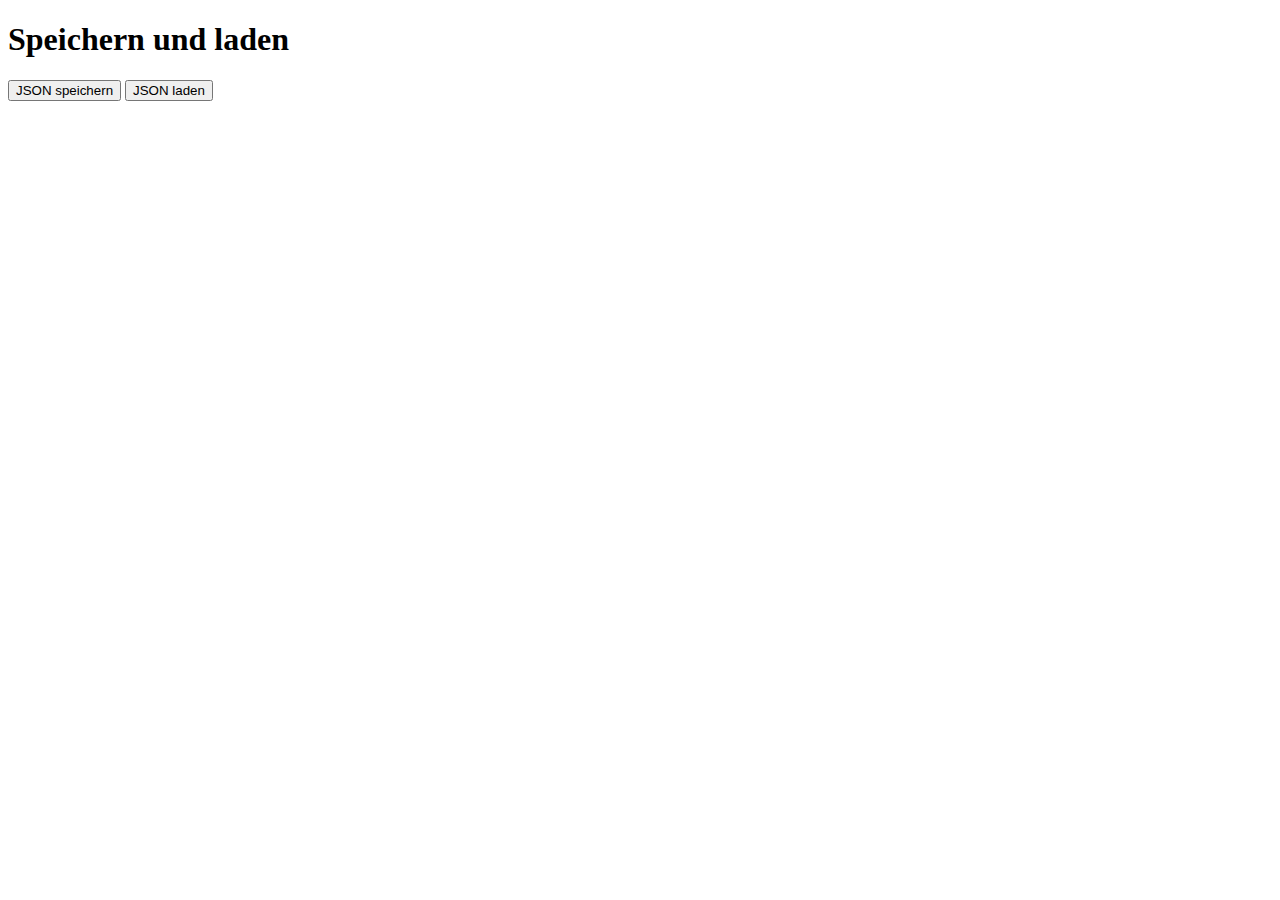
<file: join_backend/legacy/test_request.html>
<!DOCTYPE html>
<html>

<head>
    <meta charset='utf-8'>
    <meta http-equiv='X-UA-Compatible' content='IE=edge'>
    <title>Simple JSON POST request</title>
    <meta name='viewport' content='width=device-width, initial-scale=1'>
</head>

<body>

    <h1 id="result">Speichern und laden</h1>

    <button onclick="save()">JSON speichern</button>
    <button onclick="load()">JSON laden</button>

    <script>
        const BASE_SERVER_URL = 'http://students.developerakademie.com/json_to_server/'; // Place of the backend
        let myJSON = [{
            "Name": "Claudia"
        }, {
            "Name": "Hans"
        }];


        /**
         * Saves myJSON to server
         */
        function save() {
            updateStatus('Speichern ...');
            saveJSONToServer(myJSON)
                .then(function () {
                    updateStatus('Speichern erfolgreich!');
                })
                .catch(function (error) {
                    updateStatus('Fehler beim Speichern');
                    console.error('error', error);
                });
        }


        /**
         * Loads myJSON from Server
         */
        function load() {
            updateStatus('Laden ...');
            loadJSONFromServer()
                .then(function (result) {
                    console.log(result);
                    myJSON = JSON.parse(result);
                    updateStatus('Laden erfolgreich!');
                })
                .catch(function (error) {
                    updateStatus('Fehler beim Laden');
                    console.error('error', error);
                });
        }



        /**
         * Saves a JSON or JSON Array to the Server
         * payload {JSON | Array} - The payload you want to store
         */
        function saveJSONToServer(payload) {
            return new Promise(function (resolve, reject) {
                let xhttp = new XMLHttpRequest();
                let proxy = determineProxySettings();
                let serverURL = proxy + BASE_SERVER_URL + 'save_json.php';
                xhttp.open('POST', serverURL);

                xhttp.onreadystatechange = function (oEvent) {
                    if (xhttp.readyState === 4) {
                        if (xhttp.status >= 200 && xhttp.status <= 399) {
                            resolve(xhttp.responseText);
                        } else {
                            reject(xhttp.statusText);
                        }
                    }
                };

                xhttp.setRequestHeader("Content-Type", "application/json;charset=UTF-8");
                xhttp.send(JSON.stringify(payload));

            });
        }



        /**
         * Loads a JSON or JSON Array to the Server
         * payload {JSON | Array} - The payload you want to store
         */
        function loadJSONFromServer() {
            return new Promise(function (resolve, reject) {
                let xhttp = new XMLHttpRequest();
                let proxy = determineProxySettings();
                let serverURL = proxy + BASE_SERVER_URL + 'my_json.json';
                xhttp.open('GET', serverURL);

                xhttp.onreadystatechange = function (oEvent) {
                    if (xhttp.readyState === 4) {
                        if (xhttp.status >= 200 && xhttp.status <= 399) {
                            resolve(xhttp.responseText);
                        } else {
                            reject(xhttp.statusText);
                        }
                    }
                };

                xhttp.setRequestHeader("Content-Type", "application/json;charset=UTF-8");
                xhttp.send();

            });
        }

        function updateStatus(status) {
            result.innerHTML = status;
        }
        
        function determineProxySettings() {
            if (window.location.href.indexOf('.developerakademie.com') > -1) {
                return '';
            } else {
                return 'https://cors-anywhere.herokuapp.com/';
            }
        }
    </script>

</body>

</html>
</file>
<file: fonts/fonts.css>
@font-face {
    font-family: 'OpenSans-Bold';
    src: url(../fonts/OpenSans-Bold.ttf);
}

@font-face {
    font-family: 'OpenSans-BoldItalic';
    src: url(../fonts/OpenSans-BoldItalic.ttf);
}

@font-face {
    font-family: 'OpenSans-ExtraBold';
    src: url(../fonts/OpenSans-ExtraBold.ttf);
}

@font-face {
    font-family: 'OpenSans-ExtraBoldItalic';
    src: url(../fonts/OpenSans-ExtraBoldItalic.ttf);
}

@font-face {
    font-family: 'OpenSans-Italic';
    src: url(../fonts/OpenSans-Italic.ttf);
}

@font-face {
    font-family: 'Open Sans';
    src: url(../fonts/OpenSans-Light.ttf);
}

@font-face {
    font-family: 'OpenSans-Light';
    src: url(../fonts/OpenSans-LightItalic.ttf);
}

@font-face {
    font-family: 'OpenSans-Medium';
    src: url(../fonts/OpenSans-Medium.ttf);
}

@font-face {
    font-family: 'OpenSans-MediumItalic';
    src: url(../fonts/OpenSans-MediumItalic.ttf);
}

@font-face {
    font-family: 'OpenSans-Regular';
    src: url(../fonts/OpenSans-Regular.ttf);
}

@font-face {
    font-family: 'OpenSans-SemiBold';
    src: url(../fonts/OpenSans-SemiBold.ttf);
}

@font-face {
    font-family: 'OpenSans-SemiBoldItalic';
    src: url(../fonts/OpenSans-SemiBoldItalic.ttf);
}
</file>
<file: style.css>
/*ANCHOR CSS Properties */
:root {
	--color-kingsblue: #1769f7;
	--color-blue: #4589ff;
	--color-lightblue: #d2e3ff;
	--color-darkgreyblue: #647188;
	--color-darkblue: #42526e;
	--color-white: #ffffff;
	--color-urgent: #ff3d00;
	--color-medium: rgb(255, 168, 0);
	--color-low: #7ae229;
	--color-lightgrey: #d1d1d1;
	--color-black: #000000;
	--color-pink: #fc71ff;
	--height: 97.3px;
}

.full-height-width {
	width: 100%;
	height: 100%;
}
.dflex-center {
	display: flex;
	justify-content: center;
	align-items: center;
}
.d-none {
	display: none !important;
}
.shadow-black {
	box-shadow: 0 0 4px rgba(0, 0, 0, 0.25);
}
.outline-border-none {
	outline: none;
	border: none;
}
.activeNavItem {
	background-color: var(--color-lightblue);
	border-radius: 8px;
}

* {
	font-family: "OpenSans-Regular";
	box-sizing: border-box;
	margin: 0;
	padding: 0;
}

body {
	display: flex;
	align-items: center;
	justify-content: center;
	flex-direction: column;
	height: 100vh;
	width: 100vw;
	position: relative;
}

/* ANCHOR Scrollbar */
.blueScrollbar::-webkit-scrollbar {
	width: 5px; /* Mostly for vertical scrollbars */
	height: 5px; /* Mostly for horizontal scrollbars */
}
.blueScrollbar::-webkit-scrollbar-thumb {
	/* Foreground */
	background: var(--color-blue);
	border-radius: 6px;
}
.blueScrollbar::-webkit-scrollbar-track {
	/* Background */
	background: var(--color-lightblue);
}

/* ANCHOR login style */
.button_blue {
	padding: 10px 35px;
	height: 48px;
	border-radius: 8px;
	background: var(--color-blue);
	color: var(--color-white);
	text-align: center;
	font-size: 23px;
	border: none;
	transition: background-color 225ms ease-in-out;
}

.button_clear {
	padding: 10px 35px;
	height: 48px;
	background: none;
	color: var(--color-black);
	text-align: center;
	font-size: 23px;
	border: 1px solid #647188;
	border-radius: 8px;
	transition: all 225ms ease-in-out;
	transition-property: color, border-width;
	display: flex;
	justify-content: center;
	align-items: center;
}

.button_blue:hover {
	background-color: var(--color-blue);
	cursor: pointer;
}

.button_clear:hover {
	border: 2px solid var(--color-blue);
	color: var(--color-blue);
	box-shadow: 1px 4px 15px -5px rgba(0, 0, 0, 0.75);
	cursor: pointer;
}

/* index */
#loading-page {
	position: absolute;
	bottom: 0;
	background-color: var(--color-blue);
	height: 100vh;
	width: 100vw;
	z-index: 100;
	animation: clear-screen 1s ease-in forwards 225ms;
	display: flex;
	justify-content: center;
	align-items: center;
}

#loading-page img {
	position: absolute;
	top: 50%;
	left: 50%;
	transform: translate(-50%, -50%);
	width: 234px;
	animation: white-logo 1s ease-in forwards 225ms;
}

#loading-page.loaded {
	display: none;
}

@keyframes clear-screen {
	100% {
		display: none;
		opacity: 0;
	}
}

@keyframes white-logo {
	100% {
		top: 80px;
		left: 80px;
		width: 100px;
	}
}

/* Login Page */
#loading-page > * {
	position: absolute;
	top: 50%;
	left: 50%;
	transform: translate(-50%, -50%);
}

.login_logo_blue {
	position: absolute;
	top: 50%;
	left: 50%;
	transform: translate(-50%, -50%);
	width: 234px;
	z-index: 2;
	animation: blue-logo 1s ease-in forwards 225ms;
}

@keyframes blue-logo {
	100% {
		top: 80px;
		left: 80px;
		width: 100px;
	}
}

.sign_up {
	display: flex;
	align-items: center;
	position: absolute;
	right: 86px;
	top: 67px;
}

.sign_up span {
	font-size: 23px;
	padding-right: 35px;
}

.login_screen {
	padding: 35px 115px;
	gap: 35px;
	width: 652px;
	height: 457px;
	background: var(--color-white);
	box-shadow: 0px 0px 10px 3px rgba(0, 0, 0, 0.08);
	border-radius: 30px;
}

.LoginNote {
	color: var(--color-urgent);
	font-size: 15px;
	text-align: center;
}
.login_form {
	display: flex;
	flex-direction: column;
	align-items: center;
	width: 100%;
}

.login_form form {
	flex-direction: column;
	position: unset;
	gap: 8px;
	width: 100%;
}

/* ANCHOR index input icons */
/* global */
.background-image-settings {
	background-position: right;
	background-repeat: no-repeat;
}

/* login */
#eMailInput {
	background-image: url(img/login_mail.png);
}

#passwordInput {
	background-image: url(img/login_lock.png);
}

/* sign up + forgot password */
.signUp-inputName {
	background-image: url(img/add_c_perso.png);
}

.signUp-inputSurname {
	background-image: url(img/add_c_perso.png);
}

.signUp-inputMail {
	background-image: url(img/login_mail.png);
}

.signUp-inputPassword {
	background-image: url(img/login_lock.png);
}

.login_form span {
	height: fit-content;
	font-family: "Open Sans";
	font-style: normal;
	font-weight: 700;
	font-size: 40px;
	line-height: 120%;
	text-align: center;
	color: var(--color-black);
	border-bottom: 3px solid var(--color-blue);
	margin-top: -20px;
	margin-bottom: 20px;
}

.login_form input {
	width: 100%;
	height: 49px;
	border: 0;
	border-bottom: 1px solid var(--color-lightgrey);
	font-size: 19px;
}

.login_form img {
	position: absolute;
	right: 21px;
	width: 20px;
}

.login_options {
	display: flex;
	justify-content: space-around;
	width: 100%;
	font-size: 19px;
}

.login_options input {
	margin-right: 20px;
	background: linear-gradient(180deg, var(--color-white) 0%, var(--color-lightgrey) 100%);
	border: 2px solid var(--color-blue);
	border-radius: 3px;
}

.login_options a {
	color: var(--color-blue);
	text-decoration: none;
}

.login_buttons {
	width: 100%;
	display: flex;
	justify-content: space-around;
}

.login_buttons a {
	text-decoration: none;
}

/* ANCHOR sign up template */
.flex_column {
	flex-direction: column;
	justify-content: center;
}

.static_logo_white {
	position: absolute;
	top: 80px;
	left: 80px;
	width: 100px;
	transform: translate(-50%, -50%);
	z-index: 2;
}

.back_arrow {
	position: absolute;
	top: 50px;
	left: 50px;
	cursor: pointer;
}

.instructions_span {
	font-weight: 400 !important;
	font-size: 20px !important;
	border-bottom: none !important;
	margin-top: 0 !important;
	margin-bottom: 0 !important;
}

/* forgot pw */
.formInput-forgotPW {
	margin-top: 20px;
}

/* ANCHOR send mail to change password */

/* ANCHOR change password */
.alertChangePW {
	display: none;
	opacity: 0;
	position: fixed;
	top: 50%;
	left: 50%;
	transform: translate(-50%, -50%);
	height: 40px;
	width: 200px;
	background-color: var(--color-blue);
	display: flex;
	justify-content: center;
	align-items: center;
	border-radius: 8px;
	color: var(--color-white);
}

.alertChangePWloaded {
	display: flex;
	animation: changePassword 225ms ease-in forwards;
}

@keyframes changePassword {
	100% {
		opacity: 1;
	}
}

/* ANCHOR Header*/
header {
	position: relative;
	background-color: var(--color-blue);
	height: 97.3px;
	width: 100vw;
	display: flex;
	align-items: center;
	justify-content: space-between;
	padding: 20px 39px;
	color: var(--color-white);
	font-size: 19px;
	font-weight: 400;
	line-height: 22.8px;
	box-shadow: 0px 4px 4px 0px rgba(0, 0, 0, 0.1);
}

header div img {
	width: 47px;
	height: 57.3px;
}

.header-icon {
	height: 31px;
	width: 31px;
	margin-right: 13px;
	margin-left: 26px;
}

.user-icon {
	border: 3px solid var(--color-white);
	border-radius: 50%;
	width: 49px;
	height: 49px;
	margin-left: 13px;
}

.user-icon:hover {
	cursor: pointer;
	scale: 1.05;
}

.user-icon.logout {
	display: none;
}

.logout-button {
	background-color: white;
	text-decoration: none;
	color: var(--color-blue);
	padding: 6px 16px;
	border-radius: 8px;
	margin-left: 13px;
	display: none;
}

.logout-button.active {
	display: block;
}

.logout-button:hover {
	background-color: var(--color-lightgrey);
}

/*ANCHOR Mainsection*/
main {
	position: relative;
	height: 90vh;
	width: 100vw;
	color: var(--color-black);
	display: flex;
	justify-content: space-between;
	align-items: center;
}

nav {
	background-color: var(--color-white);
	width: fit-content;
	height: 100%;
	padding: 5px;
	display: flex;
	flex-direction: column;
	justify-content: space-around;
	align-items: center;
	font-size: 16px;
	font-weight: 400;
	line-height: 19.2px;
	color: var(--color-darkblue);
}

nav ul {
	width: 166px;
	height: 229px;
	list-style: none;
	display: flex;
	flex-direction: column;
	justify-content: center;
	align-items: flex-start;
	padding: 0px;
	gap: 15px;
}

nav > ul li {
	cursor: pointer;
	display: flex;
	flex-direction: row;
	align-items: center;
	padding: 8px 20px;
	gap: 10px;
	width: 166px;
	height: 46px;
}

nav > ul li a {
	display: flex;
	align-items: center;
	text-decoration: none;
	font-size: 16px;
	font-weight: 400;
	line-height: 19.2px;
	color: var(--color-darkblue);
}

nav ul li img {
	margin-right: 21px;
	width: 22px;
	height: 22px;
}

nav div {
	padding: 243px 0px 0px;
	gap: 15px;
	width: 186px;
	height: 289px;
}

.LegalNotice a {
	text-decoration: none;
	color: var(--color-darkblue);
}

.LegalNotice a:hover {
	cursor: pointer;
}

/* ANCHOR Summary.html */

/*Section*/
.content {
	position: relative;
	flex-direction: column;
	width: 100%;
}
/*First Line*/
.first-line {
	width: 100%;
	height: 77px;
	font-size: 48px;
	line-height: 120%;
	font-weight: 400;
}

.first-line span:nth-child(2) {
	color: var(--color-blue);
	font-weight: 700;
	font-size: 64px;
	line-height: 120%;
	font-family: "Open Sans";
	margin-left: 8px;
}

/*Second Line*/
.second-line {
	display: flex;
	justify-content: space-between;
	height: fit-content;
	margin-top: 35px;
}

#urgentTask-container {
	display: flex;
	flex-direction: row;
	align-items: center;
	gap: 2em;
	background-color: var(--color-blue);
	width: 73%;
	height: 160px;
	border-radius: 30px;
	font-weight: 700;
	font-size: 33px;
	line-height: 120%;
	color: var(--color-white);
	transition: 0.25s;
}

#urgentTask-container img {
	width: 76px;
	border: 3px solid var(--color-white);
	border-radius: 50%;
	margin-right: 21px;
}

#urgentTask-container span {
	width: 100%;
}
#urgentTask-container .icons {
	font-size: 48px;
}

#urgentTask-container div {
	width: fit-content;
	padding: 5px 10px 10px;
}

.taskdescription {
	font-size: 23px;
	line-height: 120%;
	font-weight: 400;
	margin-top: 13px;
}

.timestamp-container {
	padding: 23px;
	gap: 13px;
	display: flex;
	flex-direction: column;
	border-left: 2px solid var(--color-white);
	padding-left: 36px;
}

.ToDo-Container {
	background-color: var(--color-lightblue);
	border-radius: 30px;
	width: 173px;
	height: 160px;
	flex-direction: column;
	transition: 0.25s;
}

.ToDo-Container div img {
	width: 76px;
	height: 76px;
	margin-right: 20px;
	margin-bottom: 7px;
}

.ToDo-Container div > span {
	font-size: 48px;
	font-weight: 700;
	line-height: 120%;
	color: var(--color-black);
}

.ToDo-Container > span {
	font-size: 23px;
	font-weight: 400;
	line-height: 120%;
	color: var(--color-blue);
}

/* ANCHOR third line, second line width */
.third-line,
.second-line {
	width: calc(100vw - (196px + 40vw));
}

@media (max-width: 1534px) {
	.third-line,
	.second-line {
		width: calc(100vw - (196px + 28vw));
	}
}

@media (max-width: 1300px) {
	.third-line,
	.second-line {
		width: calc(100vw - (196px + 15vw));
	}
}

/*Third Line*/
.third-line {
	display: flex;
	justify-content: space-between;
	height: fit-content;
	flex-direction: row;
	flex-wrap: wrap;
	padding: 0px;
	/* gap: 40px; */
	/* width: 100%; */
	height: fit-content;
	margin-top: 35px;
}

.third-line div {
	display: flex;
	justify-content: center;
	align-items: center;
	width: 173px;
	height: 160px;
	box-shadow: 0px 0px 4px rgba(0, 0, 0, 0.25);
	border-radius: 30px;
	transition: 0.25s;
}

.card {
	display: flex;
	text-align: center;
	flex-direction: column;
	padding: 40px 0;
}

.card span {
	font-family: "Open Sans";
	font-style: normal;
	font-weight: 400;
	font-size: 23px;
	line-height: 120%;
	padding-top: 7px;
	text-align: center;
	color: var(--color-blue);
}

.cardhead {
	border: none;
	box-shadow: none !important;
	padding: 0;
}

.cardhead span {
	font-weight: 700;
	font-size: 48px;
	line-height: 120%;
	margin-left: 20px;
	color: var(--color-black);
}

.card:hover {
	cursor: pointer;
	border-top-left-radius: 0;
	color: var(--color-white);
	background-color: var(--color-blue);
	scale: 1.05;
}

.third-line div:hover span {
	color: var(--color-white);
}

.third-line div:hover img {
	border: 3px solid var(--color-white);
	border-radius: 50%;
}

#urgentTask-container:hover,
.ToDo-Container:hover {
	cursor: pointer;
	background-color: var(--color-white);
	color: var(--color-blue);
	border-top-left-radius: 0;
	scale: 1.03;
}

/*ANCHOR Legal Notice*/
.content-LegalNotice {
	position: fixed;
	left: 196px;
	top: 97.3px;
	display: flex;
	flex-direction: column;
	height: calc(100vh - 97.3px);
	width: calc(100vw - 196px);
	padding: 40px;
	overflow: auto;
}

.legalNoticeContainer p {
	padding-right: 48px;
}

.content-LegalNotice h1 {
	font-weight: 700;
	font-size: 61px;
	line-height: 120%;
	color: var(--color-blue);
	padding-bottom: 65px;
}

.content-LegalNotice h3 {
	font-weight: 700;
	font-size: 33px;
	line-height: 120%;
	color: var(--color-blue);
	padding-top: 35px;
	padding-bottom: 10px;
}

/*ANCHOR AddTask.html*/
.content-task {
	position: relative;
	flex-direction: row;
}

form {
	position: absolute;
	bottom: 0;
	overflow: hidden;
	display: flex;
	gap: 20px;
}

.left-Container {
	display: flex;
	gap: 25px;
	flex-direction: column;
	padding-left: 80px;
	padding-top: 20px;
	height: calc(100vh - (97.3px + 20px));
	overflow: auto;
	min-width: 404px;
}

.right-Container {
	position: relative;
	display: flex;
	justify-content: flex-end;
	flex-direction: column;
	align-items: flex-end;
	padding: 40px;
	padding-right: 80px;
}

/* ANCHOR task-contact */
.TaskForm-contact {
	height: 100vh !important;
}

.selectedContacts.active {
	height: 50px;
}
.close-icon-contact {
	width: 30px !important;
	position: relative;
	top: 16px;
	left: 16px;
	z-index: 10;
	padding: 0 !important;
}

.close-icon-contact:hover {
	scale: 1.05;
}

.left-Container-task-contact {
	position: absolute;
	top: 38px;
	max-height: calc(100vh - 38px - 58px);
	overflow: auto;
	padding: 0;
	align-items: center;
	overflow-y: auto;
	z-index: 1;
}

.task-note span {
	background-color: var(--color-kingsblue);
	color: var(--color-white);
	padding: 20px 80px;
	border-radius: 10px;
}

.task-button-box {
	display: flex;
	justify-content: flex-end;
	width: fit-content;
	gap: 25px;
}

.task-note {
	position: absolute;
	top: 0;
	background-color: #eceaff9d;
	width: 100%;
	height: 100%;
}

.input-title {
	border-bottom: 1px solid var(--color-lightgrey);
	padding: 10px 20px;
	font-weight: 400;
	font-size: 30px;
	line-height: 120%;
	color: var(--color-black);

	width: 320px;
}

.blackTextColor {
	color: var(--color-black) !important;
}

h3 {
	color: var(--color-darkblue);
	font-weight: 700;
	font-size: 15px;
	line-height: 120%;
	padding-bottom: 5px;
}

.searchAndAdd-container {
	width: 320px;
	display: flex;
	flex-direction: column;
	justify-content: space-around;
}

.searchAndAdd-container-input {
	padding-bottom: 5px;
	border-bottom: 1px solid var(--color-lightgrey);
}

.searchAndAdd-container input,
.searchContact-Container input {
	width: 260px !important;
}

.searchAndAdd-container span,
.searchContact-Container span {
	color: var(--color-lightgrey);
	font-size: 20px;
}

.colorpicker {
	display: flex;
	gap: 15px;
	margin-top: 5px;
}

.colorpicker span {
	border-radius: 50%;
	height: 15px;
	width: 15px;
}

.colorpicker span.select {
	border: 2px solid red;
}

.searchAndAdd-container img:hover,
.colorpicker span:hover,
.outputContact span:hover {
	cursor: pointer;
}

.searchContact-Container {
	display: flex;
	flex-direction: column;
	justify-content: space-around;
}

.outputContact {
	padding: 5px 10px;
	padding-bottom: 0;
	color: var(--color-lightgrey);
}

/* ANCHOR Dorpdown Menu */
.dropdown {
	width: 320px;
	height: fit-content;
	align-items: center;
}

.dropdown input {
	cursor: pointer;

	width: 320px;
	height: 30px;
	padding: 20px 10px;
	font-size: 15px;
	font-weight: 400;
	line-height: 120%;
}

.dropdown-input {
	display: flex;
	justify-content: space-between;
	align-items: center;
	width: 100%;
}

.dropdown-input img {
	width: 14px;
	height: 14px;
}

.list {
	display: none;
	flex-direction: column;
	justify-content: center;
	width: 100%;
	border-bottom-right-radius: 8px;
	border-bottom-left-radius: 8px;
}

.dropdown .list.active {
	display: flex;
}

.list div {
	position: relative;
	width: 100%;
	display: flex;
	align-items: center;
	justify-content: space-between;
	padding: 5px 20px;
	transition: all 0.25s ease-in-out;
}
.list div p {
	position: absolute;
	right: 0px;
	width: 50px;
	height: 100%;
}
.list div img {
	width: 15px;
}

.list div input {
	height: 14px;
	width: 14px;
}

.list div:hover {
	cursor: pointer;
	background-color: var(--color-blue);
	border-radius: 8px;
}

.textBox {
	background: transparent url(img/down_icon.png);
	background-repeat: no-repeat;
	background-position-x: 98%;
	background-position-y: center;
	width: 320px;
}

.bottom-border {
	border-bottom: 1px solid var(--color-lightgrey);
	width: 320px;
}

.selectedContacts {
	height: 0px;
	width: 100%;
	display: flex;
	align-items: center;
	gap: 5px;
}

.selectedContacts span {
	width: 40px;
	height: 40px;
	font-size: 15px;
	border-radius: 50%;
	display: flex;
	align-items: center;
	justify-content: center;
}

/* ANCHOR Datefield */
#date-input {
	width: 320px;
	padding-bottom: 5px;
	text-align: start;
	font-weight: 400;
	font-size: 15px;
	line-height: 120%;
	color: var(--color-black);
}

/* ANCHOR Category Select Dorpdown */

/* ANCHOR Priority Properites */
.priority-container {
	display: flex;
	gap: 10px;
}

.priority {
	border: 1px solid var(--color-lightgrey);
	padding: 8px 10px;
	border-radius: 8px;
	width: 100px;
	cursor: pointer;
	justify-content: space-between;
}

.priority span {
	padding: 0 !important;
}

.priority img {
	width: 15px;
	height: 10px;
}

.priority:nth-child(1):hover {
	box-shadow: 0 2px 1px var(--color-urgent);
}

.priority:nth-child(2):hover {
	box-shadow: 0 2px 1px var(--color-medium);
}

.priority:nth-child(3):hover {
	box-shadow: 0 2px 1px var(--color-low);
}

.urgent {
	background-color: var(--color-urgent);
}

.urgent-light {
	background-color: rgb(255, 210, 210);
}

.medium {
	background-color: var(--color-medium);
}

.medium-light {
	background-color: rgb(255, 241, 210);
}
.low {
	background-color: var(--color-low);
}

.low-light {
	background-color: rgb(215, 255, 210);
}
.description-input {
	width: 320px;
	height: 80px;
	color: var(--color-black);
	padding: 10px;
	resize: none;
}

.subtask-container {
	display: flex;
	align-items: center;
	border-bottom: 1px solid var(--color-lightgrey);
	gap: 18px;
	width: 320px;
}

.subtask-container img {
	cursor: pointer;
}

.subtask-img-container img {
	width: 14px;
	height: 14px;
	cursor: pointer;
}

.subtask-img-container {
	display: flex;
	align-items: center;
	gap: 5px;
}
.subtask-img-container span {
	color: var(--color-lightgrey);
	font-size: 20px;
	padding-bottom: 5px;
}
#subtask-input {
	padding: 10px;
	font-weight: 400;
	font-size: 15px;
	line-height: 120%;
	width: 280px;
	-moz-appearance: none;
	-webkit-appearance: none;
}

.subtasks {
	width: 320px;
	display: flex;
	flex-direction: column;
	padding-top: 10px;
	gap: 5px;
}

.right-Container button {
	border-radius: 10px;
	padding: 10px 20px;
}

.right-Container button:nth-child(1) {
	background-color: transparent;
	border: 1px solid var(--color-lightgrey);
}

.right-Container button:nth-child(2) {
	background-color: var(--color-blue);
	border: none;
	color: var(--color-white);
}

.right-Container img {
	width: 12px;
	height: 12px;
	margin-left: 5px;
}

.right-Container button:nth-child(1):hover {
	cursor: pointer;
	border: 1px solid var(--color-blue);
}

.right-Container button:nth-child(2):hover {
	cursor: pointer;
	background-color: var(--color-kingsblue);
}

/* ANCHOR Board.html task*/
.task-title-text-board,
.task-info-description-board {
	text-overflow: ellipsis;
	overflow: hidden;
	white-space: nowrap;
	width: 100%;
}

/* ANCHOR Board Task Detail View */
.border-bottom {
	border-bottom: 1px solid var(--color-lightgrey);
}
.border {
	border: 1px solid var(--color-lightgrey);
}
.board-task-detail {
	position: absolute;
	top: 0;
	left: 0;
	width: 100%;
	height: 100%;
	background-color: #cecece9a;
	z-index: 99;
}
.board-task-detail-container {
	position: relative;
	display: flex;
	flex-direction: column;
	justify-content: flex-start;
	gap: 10px;
	width: 623px;
	height: 98%;
	background: var(--color-white);
	border-radius: 30px;
	padding: 20px;
}

.board-task-detail-head {
	display: flex;
	align-items: center;
	justify-content: space-between;
}
.board-task-detail-head span {
	padding: 5px 20px;
	border-radius: 8px;
	font-weight: 600;
}

.board-task-detail-head img {
	width: 20px;
	margin-right: 10px;
	cursor: pointer;
}

.board-task-detail-body {
	display: flex;
	flex-direction: column;
	justify-content: space-around;
	height: 100%;
}

.board-task-detail-body-firstRow {
	display: flex;
	flex-direction: column;
	justify-content: flex-start;
}
.board-task-detail-body-firstRow input {
	font-size: 38px;
	font-weight: 700;
}
.board-task-detail-body-firstRow textarea {
	margin-top: 15px;
	width: 100%;
	min-height: 50px;
	max-height: 100px;
	overflow-y: auto;
	resize: none;
	font-size: 17px;
	color: var(--color-darkgreyblue);
}
.board-task-detail-rows {
	display: flex;
	align-items: center;
	gap: 15px;
	margin-top: 15px;
}

.board-task-detail-rows h3 {
	margin: 0;
	padding: 0;
	font-size: 21px;
}

.board-detail-prio span {
	padding: 2px 10px;
	border-radius: 8px;
}

.font-size1 {
	font-weight: 400;
	font-size: 21px;
	line-height: 120%;
}
.board-task-detail-subtasks {
	margin-top: 15px;
}
.board-task-detail-subtasks-head {
	display: flex;
	align-items: center;
	justify-content: space-between;
}
.board-task-detail-subtasks-head .subtask-container {
	width: 250px !important;
	gap: 0 !important;
}
.board-task-detail-subtasks-head .subtask-container input,
.board-task-detail-subtasks-head .subtask-container span {
	padding: 0 !important;
}
.board-task-detail-subtasks-head .subtask-container input {
	font-size: 15px !important;
}
.board-task-detail-subtasks-head .subtask-container img:first-child {
	width: 14px;
	height: 13px;
}
.board-task-detail-subtasks-head .subtask-container img {
	width: 18px;
	height: 15px;
}
.subtask-list {
	display: flex;
	flex-direction: column;
	min-height: 25px;
	max-height: 128px;
	overflow-y: auto;
}
.subtask-list div {
	cursor: pointer;
	padding: 5px 5px;
	width: 50%;
	display: flex;
	justify-content: space-between;
	transition: 225ms ease-in;
}
.subtask-list div:hover {
	background-color: var(--color-lightgrey);
	padding: 5px 5px;
	border-radius: 8px;
}
.board-task-detail-person {
	display: flex;
	flex-direction: column;
	align-items: flex-start;
	height: fit-content;
	margin-top: 15px;
}
.board-task-detail-person-head {
	width: 100%;
	display: flex;
	align-items: center;
	justify-content: space-between;
	font-size: 23px;
}
.board-task-detail-person-head .searchContact-input {
	display: flex;
	align-items: center;
	font-size: 23px;
	width: 250px !important;
}

.board-task-detail-person-list {
	display: flex;
	align-items: flex-start;
	flex-wrap: wrap;
	gap: 5px;
	width: 100%;
	overflow-y: auto;
}
.board-task-editor {
	display: flex;
	align-items: center;
	justify-content: space-between;
	gap: 15px;
	width: 220px;
}
.board-task-editor:hover {
	background-color: var(--color-lightgrey);
	border-radius: 10px;
}
.board-task-editor img {
	width: 20px;
	cursor: pointer;
}

.board-task-editor-name {
	display: flex;
	align-items: center;
	gap: 10px;
	font-size: 14px;
	font-weight: 700;
}
/* Nur in Detailansicht */
.board-task-editor span:nth-child(1) {
	height: 35px;
	width: 35px;
	border-radius: 50%;
}
.detail-editor-name {
	padding: 0 !important;
}

.bord-task-edit-button {
	position: absolute;
	width: 57px;
	height: 57px;
	right: 41px;
	bottom: 25px;
	cursor: pointer;
}
.edit-Buttons {
	width: 100%;
	display: flex;
	justify-content: flex-end;
	align-items: center;
	gap: 20px;
}
.edit-Buttons span {
	padding: 5px 8px;
	border-radius: 8px;
	cursor: pointer;
}
.edit-Buttons span:last-child {
	background-color: var(--color-kingsblue);
	color: var(--color-white);
}
.edit-Buttons span:last-child:hover {
	background-color: var(--color-blue);
}
.edit-Buttons span:first-child:hover {
	background-color: var(--color-lightgrey);
}
.confirm-textbox {
	height: 100%;
	width: 100%;
	position: absolute;
	z-index: 3;
	top: 0;
	left: 0;
	background-color: rgba(255, 255, 255, 0.5);
	border-radius: inherit;
}
.confirm-textbox span {
	background-color: var(--color-blue);
	color: var(--color-white);
	border-radius: 10px;
	font-size: 20px;
	font-weight: 500;
	padding: 15px 20px;
}

/* ANCHOR drag&drop */
.taskListBorder {
	border-radius: 30px;
	border: 1 solid var(--color-black) !important;
	background-color: var(--color-lightblue) !important;
}

.hideTask {
	opacity: 0.3;
}

.section-board {
	position: fixed;
	left: 196px;
	width: calc(100vw - 196px);
	padding-top: 0;
}

.bord-search-container {
	display: flex;
	align-items: center;
	height: fit-content;
	width: 100%;
	gap: 35px;
	margin-bottom: 45px;
	padding-left: 67px;
}

.bord-search-container input {
	/* background: url(./img/magnifying-icon.png); */
	background-repeat: no-repeat;
	background-position: 95%;
	border-radius: 10px;
	border: 1px solid var(--color-lightgrey);
	height: 51px;
	width: 251px;
	padding-right: 2em;
	padding-left: 21px;
	outline: none;
}

.bord-search-container input::placeholder {
	color: var(--color-lightgrey);
}

.bord-search-container span {
	background-color: var(--color-blue);
	font-size: 22px;
	color: var(--color-white);
	border-radius: 10px;
	width: 138px;
	height: 51px;
	cursor: pointer;
	margin: 0;
}
.bord-tasks {
	display: flex;
	/* 100vw - (sum of = 4 * "list" + 2 * "gap" + "nav") / for the times "gap"*/
	gap: calc((100vw - ((4 * 250px) + (2 * 67px) + 196px)) / 3);
	width: 100%;
	height: calc(100vh - (98px + 96px + 70px));
	padding: 0 67px;
}
.bord-tasks-container {
	display: flex;
	flex-direction: column;
	align-items: center;
	height: 100%;
	width: 250px;
}
.bord-tasks-container-head {
	display: flex;
	flex-direction: row;
	justify-content: space-between;
	align-items: center;
	padding: 0px 10px;
	height: 30px;
	width: 100%;
	margin-bottom: 24px;
}
.bord-tasks-container-head span {
	font-weight: 700;
	font-size: 23px;
	line-height: 120%;
	color: var(--color-darkblue);
}

.bord-tasks-container-head img {
	border-radius: 10px;
	border: 2px solid var(--color-blue);
	height: 30px;
	padding: 3px 3px;
	cursor: pointer;
}

.bord-tasks-container-location {
	overflow: auto;
	width: 250px;
	height: 100%;
	padding: 5px;
	font-family: "Open Sans";
	font-style: normal;
	font-weight: 400;
	font-size: 16px;
	line-height: 120%;
}

.bord-tasks-container-task {
	margin-bottom: 24px;
	display: flex;
	flex-direction: column;
	justify-content: space-evenly;
	min-height: 205px;
	background-color: var(--color-white);
	border-radius: 30px;
	padding: 18px 19px;
	cursor: pointer;
	height: 234px;
}

/* ANCHOR board.html - change task status window (only touch) */
#changeTaskStatus {
	background-color: var(--color-blue);
	border-radius: 16px;
	position: fixed;
	top: 50%;
	left: 50%;
	transform: translate(-50%, -50%);
	z-index: 10;
	display: flex;
	flex-direction: column;
	align-items: center;
	justify-content: space-evenly;
	height: calc(30px * 4 + 120px);
	width: 180px;

	z-index: 20;
}

.button_changeTaskStatus {
	height: 30px;
	width: 150px;
	color: var(--color-blue);
	font-weight: bold;
	font-size: 16px;
	background-color: var(--color-white);
	border: 2px solid var(--color-darkgreyblue);
	border-radius: 12px;
}

.board-overlay {
	display: none;
	position: fixed;
	top: 0;
	left: 0;
	height: 100vh;
	width: 100vw;
	background-color: rgba(157, 157, 157, 0.653);
	z-index: 19;
}

.board-overlay.active {
	display: block;
}

/* Tasks in Board */
.bord-task-cat {
	width: fit-content;
	height: 27px;
	color: var(--color-black);
	border-radius: 8px;
	margin-bottom: 20px;
	padding: 0 5px;
}
.bord-tasks-container-task h4 {
	font-weight: 700;
	color: var(--color-blue);
	margin-bottom: 10px;
}
.bord-task-desc {
	color: #a8a8a8;
	overflow-wrap: break-word;
	margin-bottom: 24px;
}

/* ANCHOR SubTasks Brogressbar Summary */
#progressBar-subtasks {
	display: flex;
	justify-content: space-between;
	margin-bottom: 24px;
	width: 100%;
}

.progressBar {
	width: 70%;
	position: relative;
	top: 5px;
	transform: translate(0 -50%);
}

.progressBar-empty {
	width: 100%;
	background-color: var(--color-lightblue);
}

#progressBar-done {
	width: 80%;
	background-color: var(--color-blue);
}

.progressBar-empty,
#progressBar-done {
	position: absolute;
	height: 8px;
	border-radius: 2px;
}

.progressBar-subtasks-text {
	width: 20%;
}

.bord-task-editor {
	display: flex;
	align-items: center;
	justify-content: space-between;
	height: fit-content;
	width: 100%;
}

.editor-list {
	display: flex;
	position: relative;
	width: 100%;
}
.editor-list span {
	border-radius: 50%;
	border: 1px solid var(--color-white);
	height: 35px;
	width: 35px;
	background-color: var(--color-blue);
	color: var(--color-white);
}

.editor-list span:nth-child(1) {
	position: absolute;
	z-index: 1;
	bottom: -15px;
	left: 0px;
}

.editor-list span:nth-child(2) {
	position: absolute;
	z-index: 1;
	bottom: -15px;
	left: 25px;
}
.editor-list span:nth-child(3) {
	position: absolute;
	z-index: 1;
	bottom: -15px;
	left: 50px;
}
.editor-list span:nth-child(4) {
	position: absolute;
	z-index: 1;
	bottom: -15px;
	left: 75px;
}

/* ANCHOR contact.html */
#successCreateContact {
	display: none;
	opacity: 0;
	position: absolute;
	top: 50%;
	left: 50%;
	transform: translate(-50%, -50%);
	background-color: var(--color-blue);
	padding: 10px;
	justify-content: center;
	align-items: center;
	border-radius: 8px;
	color: var(--color-white);
	font-weight: bold;
}

#successCreateContact.active {
	display: flex;
	animation: sccesscreateContactKey 225ms ease-in forwards;
}

@keyframes sccesscreateContactKey {
	100% {
		opacity: 1;
	}
}

#checkInputPattern {
	display: none;
	opacity: 0;
	position: absolute;
	top: 48%;
	left: 50%;
	transform: translate(-50%, -50%);
	background-color: var(--color-blue);
	padding: 12px;
	border-radius: 8px;
	color: var(--color-white);
	z-index: 100;
}

#checkInputPattern.active {
	display: flex;
	animation: alertCheckInputPattern 225ms ease-in forwards;
}

@keyframes alertCheckInputPattern {
	100% {
		opacity: 1;
		animation: closeAlertCheckInputPattern 225ms ease-in forwards 3;
	}
}

@keyframes closeAlertCheckInputPattern {
	100% {
		opacity: 0 !important;
	}
}

.contact-main {
	height: calc(100vh - 97.3px);
}

.content-contact {
	position: relative;
	width: 100%;
	height: calc(100vh - 97.3px);
	display: flex;
}
/* Contactlist */
#contact-list {
	height: 100%;
	min-width: 453px;
	overflow-y: auto;
	box-shadow: 4px 0px 6px rgba(0, 0, 0, 0.08);
	padding: 20px 48px;
}

.listed-contact {
	width: 100%;
	display: flex;
	align-items: center;
	border-radius: 10px;
	transition: color ease-in-out 225ms, background-color ease-in-out 225ms;
}

.listed-contact:hover {
	cursor: pointer;
	color: var(--color-white);
	background-color: var(--color-blue);
}

.listed-contact img {
	width: 42px;
	height: 42px;
}

.listed-contact-info {
	display: flex;
	flex-direction: column;
	justify-content: center;
	margin-left: 35px;
	height: 77px;
}

.listed-contact-icon {
	width: 42px;
	height: 42px;
	border-radius: 100%;
	border: 1px solid var(--color-white);
	display: flex;
	align-items: center;
	justify-content: center;
	color: var(--color-white);
}

.listed-contact-info span:nth-child(2) {
	font-size: 16px;
	color: var(--color-blue);
	transition: color ease-in-out 225ms;
}

.listed-contact:hover .listed-contact-info span:nth-child(2) {
	color: var(--color-white) !important;
}

/* Contactinformations */
.contact-right-container {
	display: flex;
	flex-direction: column;
	width: 100%;
}

#contact-informations {
	display: flex;
	flex-direction: column;
	padding-left: 65px;
	padding-top: 73px;
	width: 100%;
}

.close_contact_info_tablet {
	height: 31px;
	position: fixed;
	top: 34px;
	right: 22px;
	border: none;
	background-color: var(--color-white);
	border-radius: 8px;
	display: none;
	z-index: 11;
	cursor: pointer;
}
.contact-btn {
	display: flex;
	justify-content: flex-end;
	padding-bottom: 64px;
	padding-right: 48px;
}

.contact-btn button,
.new-contact-buttons button:nth-child(2),
.button-clear {
	width: 197px;
	height: 61px;
	display: flex;
	align-items: center;
	justify-content: space-between;
	padding: 18px 10px;
	border: none;
	border-radius: 8px;
	background-color: var(--color-blue);
	color: var(--color-white);
	font-size: 23px;
	transition: background-color 225ms ease-in-out;
}
.contact-btn button:hover,
.new-contact-buttons button:nth-child(2):hover {
	background-color: var(--color-kingsblue);
	cursor: pointer;
}

.deleteContact {
	position: absolute;
	top: calc(34vh + 50px);
	transform: translate(0, -100%);
	right: 8px;
	background-image: url(img/trashcan_icon.png);
	background-repeat: no-repeat;
	background-position: center;
	background-size: contain;
	width: 33px;
	height: 33px;
	color: var(--color-blue);
	border: none;
	border-radius: 8px;
	font-size: 16px;
	cursor: pointer;
	transition: background-color 225ms ease-in-out;
}

.deleteContact:hover {
	background-color: var(--color-lightgrey);
}

/* from old File */
.contact-header {
	display: flex;
	align-items: center;
	margin-bottom: 22px;
}

#contact-info-icon {
	width: 100px;
	height: 100px;
	border-radius: 50px;
	margin-right: 54px;
	display: flex;
	justify-content: center;
	align-items: center;
	color: var(--color-white);
	font-size: 24px;
}

.contact-header span:nth-child(1) {
	font-weight: 600;
	font-size: 48px;
	margin-bottom: 18px;
}

.addtask-box {
	display: flex;
	align-items: center;
	cursor: pointer;
	max-width: fit-content;
	border-radius: 4px;
	padding: 2px 4px;
	transition: background-color ease-in-out 225ms;
}

.addtask-box:hover {
	background-color: var(--color-lightgrey);
	cursor: pointer;
}

.addtask-box img {
	width: 15px;
	height: 15px;
}

.addtask-box span {
	margin-left: 15px;
}

.contact-mid {
	display: flex;
	align-items: flex-end;
	margin-bottom: 23px;
}

.contact-mid span:nth-child(1) {
	font-size: 23px;
	font-weight: 700;
	margin-right: 60px;
}

.contact-mid img {
	height: 30px;
}

.contact-mail,
.contact-number {
	display: flex;
	flex-direction: column;
	gap: 15px;
	margin-bottom: 22px;
	font-size: 16px;
}

.contact-mail span:nth-child(1),
.contact-number span:nth-child(1) {
	font-weight: 700;
}

.contact-mail span:nth-child(2),
.contact-number span:nth-child(2) {
	font-weight: 400;
}

.contact-mail span:nth-child(2) {
	color: var(--color-blue);
}

/* overlay contact.html */
#overlay {
	position: fixed;
	left: 0;
	top: 0;
	bottom: 0;
	right: 0;
	z-index: 49;
	background-color: var(--color-lightgrey);
	opacity: 0.8;
	display: none;
}

#overlay.open {
	display: unset;
}

/* edid contact */
.edidContact {
	display: flex;
	justify-content: center;
	align-items: center;
	padding: 2px 3px;
	transition: background-color ease-in-out 225ms, border-radius ease-in-out 225ms;
}

.edidContact img {
	margin-right: 8px;
}

.edidContact:hover {
	cursor: pointer;
	background-color: var(--color-lightgrey);
	border-radius: 8px;
}

.save-edided-contact {
	display: flex;
	width: 197px;
	height: 61px;
	align-items: center;
	justify-content: center;
	padding: 18px 10px;
	border: none;
	border-radius: 8px;
	background: var(--color-blue);
	color: var(--color-white);
	font-size: 23px;
	cursor: pointer;
	transition: background-color 225ms ease-in-out;
}

.save-edided-contact:hover {
	background-color: var(--color-kingsblue);
}

/* New Contact Form */
#new-contact {
	background-color: var(--color-blue);
	position: fixed;
	top: 0;
	left: 0;
	width: 0;
	height: 100vh;
	z-index: 50;
	border-radius: 30px;
	border-top-left-radius: 0;
	transition: all ease-in-out 225ms;
}

#new-contact.open {
	width: 580px;
}

#new-contact-content {
	opacity: 0;
	display: none;
	position: relative;
	flex-direction: column;
}

#new-contact-content.open {
	display: flex;
	animation: contentOpen 80ms ease-in-out forwards;
}

@keyframes contentOpen {
	100% {
		opacity: 1;
	}
}

.content-header {
	height: 35vh;
	display: flex;
	flex-direction: column;
	justify-content: center;
	align-items: center;
}

.content-header img:nth-child(1) {
	position: absolute;
	width: 21.65px;
	height: 21.65px;
	right: 21px;
	top: 21px;
	cursor: pointer;
}

.content-header img:nth-child(2) {
	width: 55.12px;
	height: 66.48px;
}

.content-header span:nth-of-type(1) {
	font-size: 48px;
	color: white;
}

.content-header span:nth-of-type(2) {
	font-size: 27px;
	color: white;
}

.new-contact-buttons button:nth-child(2) {
	justify-content: center;
}

.content-body {
	background-color: var(--color-white);
	height: 65vh;
	flex-direction: column;
}

.content-body img {
	margin-bottom: 35px;
}

.new-content-form {
	flex-direction: column;
	position: unset;
	bottom: unset;
	height: unset;
	width: unset;
	gap: unset;
}

.new-content-form input {
	width: 422px;
	height: 49px;
	border-bottom: 1px solid var(--color-lightgrey);
	padding: 13px 21px;
	margin-bottom: 49px;
}

#input-name {
	background-image: url(img/add_c_perso.png);
	background-repeat: no-repeat;
	background-position: 95%;
}

#input-phone {
	background-image: url(img/add_c_phone.png);
	background-repeat: no-repeat;
	background-position: 95%;
}

#input-email {
	background-image: url(img/add_c_mail.png);
	background-repeat: no-repeat;
	background-position: 95%;
}

.new-contact-buttons {
	display: flex;
	gap: 25px;
}

.button-clear {
	width: fit-content;
	background-color: transparent;
	color: var(--color-black);
	border: 1px solid var(--color-darkgreyblue);
	transition: all 225ms ease-in-out;
	transition-property: color, border-width;
}

.button-clear:hover {
	border: 2px solid var(--color-blue);
	color: var(--color-blue);
	box-shadow: 1px 4px 15px -5px rgba(0, 0, 0, 0.25);
	cursor: pointer;
}

/* ANCHOR Moveable Task for Contact.html, Board.html */
.newTask-contact {
	position: fixed;
	right: -405px;
	top: 0;
	z-index: 100;
	background-color: var(--color-white);
	width: 400px;
	height: 100%;
	border-top-left-radius: 30px;
	border-bottom-left-radius: 30px;
	box-shadow: -3px 0px 5px var(--color-lightgrey);
	transition: right ease-in-out 225ms;
}

.newTask-contact.open {
	right: 0;
}

.close-icon {
	height: fit-content;
	padding: 20px 20px;
	width: 100%;
	justify-content: flex-end;
}

.close-icon img {
	cursor: pointer;
}

.board-contact-form {
	position: relative;
	display: flex;
	flex-direction: column;
}
.form-head {
	gap: 45px;
}
.form-head h3 {
	font-size: 28px;
	padding-left: 10px;
}
.form-head .AddButton {
	width: 170px;
	height: 51px;
	gap: 10px;
	padding: 10px 1px;
	border-radius: 10px;
	background-color: var(--color-blue);
	color: var(--color-white);
	font-size: 18px;
}
.form-head .AddButton:hover {
	background-color: #2b69d5;
	cursor: pointer;
}
.form-body {
	display: flex;
	flex-direction: column;
	justify-content: center;
	align-items: center;

	padding: 0;
	height: fit-content;
	padding-top: 20px;

	gap: 25px;
	padding-bottom: 200px;
}

.form-body textarea {
	padding: 0;
	color: var(--color-lightgrey);
}

/* ANCHOR Help.html */
.help-section {
	height: calc(100vh - 97.3px);
	overflow: auto;
	padding-left: 78px;
	padding-right: 161px;
}

.help-head-container {
	display: flex;
	justify-content: space-between;
	align-items: center;
	margin-top: 50px;
	margin-bottom: 29px;
}

.help-head-container a img {
	width: 25px;
	height: 24px;
}

.help-section h1 {
	color: var(--color-blue);
	font-size: 61px;
	font-weight: 700;
	font-family: "OpenSans-SemiBold";
}

.help-section h2 {
	font-family: "OpenSans-SemiBold";
	color: var(--color-kingsblue);
	font-size: 33px;
	font-weight: 700;
	line-height: 39.6px;
}

.help-section h3 {
	font-family: "OpenSans-SemiBold";
	color: var(--color-kingsblue);
	font-size: 20px;
	font-weight: 700;
	line-height: 39.6px;
}

.help-quest-container {
	display: flex;
	flex-direction: column;
	gap: 10px;
}
.m-b-35 {
	margin-bottom: 35px;
}
.how-it-use-container {
	margin-top: 35px;
}

.how-it-use-container .steps {
	display: flex;
	flex-direction: column;
	align-items: flex-start;
	margin-bottom: 30px;
}

.addTask-span {
	margin-bottom: 20px;
}

.steps ol {
	margin-left: 20px;
}

.steps ol li {
	margin-bottom: 8px;
	list-style-type: disc;
}

.steps ol li span:nth-child(1) {
	font-weight: 600;
}

.steps ol li span:nth-child(2) {
	color: var(--color-darkblue);
}

/* ANCHOR addtask.html right contact */
.right-Container-task {
	position: fixed;
	right: 48px;
	bottom: 64px;
	padding: 0;
	width: fit-content;
	height: fit-content;
}

/* ANCHOR forgot password */
.forgot_pw_header_span {
	font-size: 40px;
}

/* ANCHOR sign up */
#signUpForm {
	justify-content: center;
	align-items: center;
}

.signUp_button {
	padding: 8;
	height: fit-content;
	width: fit-content;
	margin-top: 8px;
}

.right-Container-task-contact {
	position: absolute;
	top: unset;
	bottom: 20px;
	right: unset;
	width: 400px;
}

.task-button-box-contact {
	justify-content: center;
}
</file>
<file: style_tablet.css>
/* ANCHOR Navbar */
nav {
	justify-content: flex-start;
}

nav ul {
	margin-top: 18px;
}

nav div {
	padding: 0;
	height: unset;
	position: absolute;
	bottom: 18px;
}

@media (max-height: 400px) {
	nav div {
		display: none !important;
	}
}

/* ANCHOR Summary HTML */
.header-summary {
	position: fixed;
	top: 0;
}

.main-summary {
	position: fixed;
	top: 97.3px;
	overflow: hidden;
}

.nav-summary {
	position: absolute;
	top: 0px;
}

.section-summary {
	position: absolute;
	top: 0;
	left: 176px;
	width: calc(100vw - 176px);
	height: calc(100vh - 80px);
	overflow: auto;
	justify-content: unset;
}

/* ANCHOR third line, second line width */
.third-line,
.second-line {
	width: 90%;
	flex-wrap: wrap;
}

.first-line span:nth-child(2) {
	font-size: 2rem;
}
.first-line {
	font-size: 2rem;
	text-align: center;
	margin: 20px 0;
}
#urgentTask-container {
	height: 140px;
	width: 100%;
	padding: 0;
	margin-bottom: 20px;
}

.ToDo-Container {
	height: 140px;
}
.second-line .ToDo-Container {
	width: 100%;
}

.second-line {
	margin: 0 auto;
}
.ToDo-Container {
	text-align: center;
}
.third-line {
	margin: 35px 0;
}

.third-line div {
	width: 40%;
	height: 180px;
}

.third-line div:nth-child(3),
.third-line div:nth-child(4) {
	margin-top: 8%;
}

/* ANCHOR board.html */
.bord-search-container {
	padding-left: 8px;
}

.bord-tasks {
	padding: 0 8px;
	gap: calc((100vw - ((4 * 250px) + (2 * 8px) + 196px)) / 3);
}

/* ANCHOR task.html */
.header-task {
	background-color: var(--color-white);
	z-index: 2;
}

.header-task div:nth-child(1) {
	content: url(./img/icon_blue.png);
	width: 47px;
	height: 57.3px;
}

.header-task span {
	display: none;
}

.header-task div:nth-child(2) img {
	display: none;
}

#TaskForm {
	position: absolute;
	top: 0;
	bottom: 80px;
	height: calc(100vh - 97.3px);
	padding: 0;
	margin: 0;
}

.left-Container-task {
	padding: 0;
	align-items: center;
	overflow-y: auto;
	z-index: 1;
}

.right-Container-task {
	position: absolute;
	right: inherit;
	transform: translate(-30%, 0);
	width: unset;
	height: fit-content;
	padding: 0;
	z-index: 3;
}

.description-input {
	width: 316px;
	height: 75px;
}

/* ANCHOR contact.html */
.header-contact div:nth-child(2) {
	right: 180px;
	position: absolute;
}

.header-contact div:nth-child(2) img {
	display: none;
}

.content-contact {
	height: calc(100vh - 97.3px);
}

#contact-list {
	width: 100%;
	min-width: unset;
	box-shadow: unset;
	height: 100%;
	padding-bottom: 0;
}

.contact-right-container {
	position: fixed;
	top: 36px;
	transform: translate(0, -50%);
	right: 0px;
	left: 176px;
	gap: unset;
	padding: 0;
	height: unset;
	width: unset;
	z-index: 11;
	display: unset;
}

.contact-right-container.active {
	top: 0px;
	height: 100%;
	transform: unset;
}

.contact-right-container.active button {
	display: none;
}

.contact-btn {
	justify-content: unset;
	position: absolute;
	top: calc(50% + 12px);
	transform: translate(0, -50%);
	right: 0px;
	padding: 0;
}

.contact-btn button {
	background-color: var(--color-white);
	color: var(--color-blue);
	width: 128px;
	height: 50px;
	font-size: 18px;
	justify-content: center;
	margin-right: 14px;
}

.contact-btn img {
	display: none;
}

/* ANCHOR contact informations */
#contact-informations {
	width: unset;
	margin: 97.3px 0;
	margin-left: 3px;
	padding: 0 22px;
	background-color: var(--color-white);
	overflow-y: auto;
}

#contact-informations.active {
	height: calc(100vh - 97.3px);
}

/* close contact info button */
.close_contact_info_tablet.active {
	display: block;
}

/* ANCHOR new contact */

#new-contact.open {
	width: 98vw;
	height: 98vh;
	top: 50%;
	left: 50%;
	transform: translate(-50%, -50%);
	border-radius: 8px;
	background-color: var(--color-white);
}

.content-header {
	height: 34vh;
	background-color: var(--color-blue);
	border-top-left-radius: 8px;
	border-top-right-radius: 8px;
}

.content-header span:nth-of-type(1) {
	font-size: 28px;
}

.content-header span:nth-of-type(2) {
	font-size: 20px;
}

.content-body {
	height: 64vh;
	border-bottom-left-radius: 8px;
	border-bottom-right-radius: 8px;
}

.content-body img {
	margin: 4px;
}

.new-content-form input {
	margin-bottom: 14px;
}

@media (max-height: 635px) {
	.content-header {
		height: 0;
		border: unset;
	}

	.content-header span,
	.cancel_add,
	.contact-join-icon {
		display: none;
	}

	.deleteContact {
		top: 10px;
		transform: unset;
	}

	.content-body {
		height: 98vh;
		border-radius: 8px;
	}

	.content-body img {
		height: 90px;
	}

	.new-contact-buttons button:nth-child(1),
	.new-contact-buttons button:nth-child(2) {
		font-size: 18px;
		height: 30px;
	}

	.new-content-form input {
		margin-bottom: 12px;
	}
}

/* ANCHOR board task lists */
.bord-tasks-container-location {
	min-height: 100px;
}

/* ANCHOR more task classes */
.right-Container-task-class2 {
	position: fixed;
	top: calc(97.3px / 2);
	transform: translate(0, -50%);
	right: 12px;
}
</file>
<file: style_mobile.css>
/* ANCHOR Header */
header {
	height: 80px !important;
	justify-content: space-between;
	padding: 0 15px;
	height: unset;
	position: fixed;
	top: 0;
}

header div:nth-child(1) img {
	width: 32px;
	height: 40px;
}

header div:nth-child(2) {
	display: none;
}

/* ANCHOR Navbar */
.activeNavItem {
	border-radius: 0;
}
nav {
	position: fixed !important;
	bottom: 0;
	left: 0;
	right: 0;
	height: 80px;
	width: 100%;
	flex-direction: row;
	padding: 0;
	z-index: 10;
	-webkit-transform: translate3d(0, 0, 0);
}

nav ul {
	margin: 0;
	width: 100vw;
	height: unset;
	flex-direction: row;
	gap: unset;
	align-items: unset;
	justify-content: space-around;
}

nav ul li {
	padding: 19px !important;
	width: unset;
	height: unset;
	font-size: 12px;
	padding: 0;
}

nav ul li img {
	margin: unset;
}

nav ul li a {
	display: flex;
	flex-direction: column;
	align-items: center;
	justify-content: center;
	font-size: 14px;
}

.LegalNotice {
	display: none;
}

/* ANCHOR global main tag */
main {
	position: fixed;
	top: 80px;
	height: calc(100vh - 80px);
}

/* ANCHOR Login HTML */

.sign_up {
	position: fixed;
	height: fit-content;
	top: unset;
	bottom: 40px;
	right: unset;
	width: 100%;
	justify-content: center;
}

.sign_up > * {
	min-width: fit-content;
}

.sign_up span {
	font-size: 17px;
	padding-right: 12px;
}

.sign_up button {
	padding: 0 20px;
}

.login_screen {
	width: 93%;
	height: 69%;
	padding: 20px 20px;
}

.login_form span {
	height: fit-content;
	font-size: 28px;
	margin: 0px 0px 5px 0px;
}
.login_form {
	width: 100%;
}

.login_form input {
	font-size: 17px;
}

.login_form div {
	gap: 0;
}
.login_options {
	flex-direction: column-reverse;
	width: 100%;
	gap: 7px;
	font-size: 17px;
}
.login_buttons {
	flex-direction: column;
	gap: 10px 0;
	width: 100%;
}

.button_blue {
	padding: 0;
	height: 40px;
	font-size: 19px;
}

.button_clear {
	padding: 0;
	width: 100%;
	height: 40px;
	font-size: 19px;
}
#loading-page img {
	width: 50px;
}
.login_logo_blue,
.static_logo_white {
	width: 50px;
}

.static_logo_white {
	top: 40px;
	left: 40px;
}

@keyframes white-logo {
	100% {
		top: 50px;
		left: 50px;
		width: 50px;
	}
}

@keyframes blue-logo {
	100% {
		top: 50px;
		left: 50px;
		width: 50px;
	}
}

/* ANCHOR Summary HTML */
.header-summary div:nth-child(2) {
	display: flex;
}

.header-summary span {
	display: none;
}

.header-summary div:nth-child(2) img {
	display: flex;
}

.main-summary {
	position: fixed;
	top: 80px;
	height: calc(100vh - 80px);
}

.nav-summary {
	top: unset;
}

.section-summary {
	position: fixed;
	top: 80px;
	left: unset;
	height: calc(100vh - 80px - 80px);
	width: 100%;
	overflow: auto;
}

.full-height-width {
	height: 90%;
}

.first-line {
	font-size: 1.7rem;
}

.second-line {
	width: 89%;
}

.third-line {
	width: 90%;
}

.third-line,
.second-line {
	flex-wrap: wrap;
}

#urgentTask-container {
	height: 120px;
	gap: unset;
}

#urgentTask-container .icons {
	font-size: 40px;
}
#urgentTask-container img {
	width: 57px;
	margin-right: 1px;
}

#urgentTask-container div {
	padding: 0px 14px;
}

.third-line div {
	height: 140px;
	width: 45%;
}

.third-line {
	padding-bottom: 22px;
	justify-content: center;
	gap: 8%;
}

.timestamp-container span {
	font-size: 18px;
	margin: 0;
}

.ToDo-Container > span {
	font-size: 18px;
}

.timestamp-container {
	gap: 0;
}

.taskdescription {
	font-size: 16px;
	font-weight: bold;
}

.ToDo-Container {
	flex-direction: unset;
	height: 100px;
	justify-content: space-around;
}

.ToDo-Container div > span {
	font-size: 40px;
}

.card span {
	font-size: 16px;
	font-weight: bold;
}

.cardhead span {
	font-size: 40px;
}

/* ANCHOR Board HTML */
.section-board {
	position: fixed;
	left: unset;
	overflow: hidden;
	z-index: 0;
}

.bord-search-container {
	position: fixed;
	top: 40px;
	transform: translate(0, -50%);
	width: unset;
	right: 12px;
	margin-bottom: 0;
}

.bord-search-container span {
	display: none;
}

.bord-tasks-container {
	width: 100%;
	height: unset;
}

.bord-tasks {
	position: fixed;
	top: 80px;
	height: calc(100vh - 80px - 80px) !important;
	overflow-y: auto;
	flex-direction: column;
	padding-top: 15px;
}

.bord-tasks-container-location {
	display: grid;
	grid-template-columns: repeat(auto-fit, minmax(240px, 241px));
	gap: 20px;
	width: calc(100vw - 50px);
}

@media (max-width: 564px) {
	.bord-tasks-container-location {
		justify-content: center;
		display: block;
	}
}

/* ANCHOR board.html task detail */
@media (max-width: 600px), (max-height: 850px) {
	.board-task-detail {
		position: fixed;
		top: 0;
		width: 100vw;
		height: 100vh;
		overflow: auto;
		border-radius: 0;
	}
	.board-task-detail-container {
		position: relative;
		top: 0;
		left: 0;
		width: 100vw;
		height: 100vh;
		border-radius: 0;
		padding: 0;
	}

	.board-task-detail-head {
		position: absolute;
		width: calc(100vw);
		top: 0px;
		padding: 10px 20px;
	}

	.board-task-detail-body {
		position: absolute;
		top: 52px;
		height: calc(100vh - 52px);
		width: 100vw;
		overflow: auto;
		justify-content: unset;
		padding: 0 20px;
	}

	.board-task-detail-date {
		flex-direction: column;
		align-items: flex-start;
	}

	.board-detail-prio {
		flex-direction: column;
		align-items: flex-start;
	}

	.board-task-detail-subtasks-head {
		flex-direction: column;
		align-items: flex-start;
	}

	.board-task-detail-person-head {
		flex-direction: column;
		align-items: flex-start;
	}

	.board-task-detail-person-list {
		width: 100%;
		overflow-y: auto;
		margin-bottom: 25px;
	}

	.edit-Buttons {
		position: fixed;
		bottom: 0px;
		right: 0px;
		padding: 20px;
	}

	#abortBtn {
		background-color: var(--color-white);
	}
}

/* ANCHOR Header - only for task.html */
.header-task {
	background-color: var(--color-white);
	z-index: 9;
}

.user-icon {
	display: none;
}

.header-task div:nth-child(2) span {
	display: none;
}

.header-task div:nth-child(1) img {
	content: url("img/icon_blue.png");
}

/*ANCHOR task.html */
.main-task {
	position: fixed;
	top: 50px;
	height: calc(100vh - 80px);
	z-index: 10;
}

.section-task {
	height: calc(100vh - (2 * 80px)) !important;
	position: absolute;
	top: 0;
	bottom: 0;
	z-index: 0;
	overflow-y: auto;
}

.left-Container-task {
	height: 100%;
	width: 100%;
	margin-top: 50px;
	min-width: unset;
}

.left-Container-task > * {
	padding: 0;
}

#TaskForm {
	height: 100%;
	padding: 0;
}

#task_responsive_right-Container {
	top: 36px;
	transform: translate(0, -50%);
}

#task_responsive_right-Container button:nth-child(2) {
	background-color: var(--color-blue);
	color: var(--color-white);
	display: flex;
	align-items: center;
}

#task_responsive_right-Container button:nth-child(2) img {
	display: block;
	margin-left: 12px;
}

.right-Container-task {
	position: fixed;
	right: 12px;
	top: 20px;
	height: fit-content;
	transform: unset;
}

.right-Container-task button:nth-child(2) {
	background-color: var(--color-blue) !important;
	color: var(--color-white) !important;
}

.description-input {
	width: 316px;
	height: 75px;
}

/* ANCHOR contact.html */
/* header */
.user-icon {
	display: none;
}

.content-contact {
	height: calc(100vh - 72.2px - 80px);
	position: absolute;
	top: 0px;
}

#contact-list {
	width: 100%;
	height: 100%;
	padding-bottom: 0;
}

.contact-btn {
	top: 50%;
}

.new-content-form input {
	width: 340px;
}

.new-contact-buttons button:nth-child(1),
.new-contact-buttons button:nth-child(2) {
	font-size: 20px;
	height: 45px;
}

/* ANCHOR contact informations */
.contact-right-container {
	left: 0;
}

.contact-right-container.active {
	height: calc(100vh - 160px) !important;
	top: 80px;
}

#contact-informations {
	margin: 0;
}

#contact-informations.active {
	padding: 0 20px;
	padding-top: 80px;
	position: relative;
	height: calc(100vh - 80px - 80px);
}

.contact-img {
	width: 60px;
}

.contact-header span:nth-child(1) {
	font-size: 26px;
}

.close_contact_info_tablet.active {
	position: relative;
}

.close_contact_info_tablet img {
	height: 16px;
	content: url(img/back_arrow_blue.png);
}

.contact-mid div {
	background-color: var(--color-blue);
	width: 40px;
	height: 40px;
	border-radius: 10px;
	display: flex;
	justify-content: center;
	align-items: center;
	position: fixed;
	right: 12px;
	bottom: 96px;
}
.contact-mid div span {
	display: none;
}

.contact-mid img {
	content: url(img/pencil_white.png);
	margin: 0;
}

/* add new task in contact.html */
.close-icon-contact {
	padding: 0;
	position: absolute;
	right: 12px;
	top: 12px;
	width: unset;
}
.newTask-contact {
	display: none;
}

#overlay.open {
	display: none;
}

.addTask_contact {
	right: -150px;
	transition: right ease-in-out 225ms;
	display: unset;
	position: fixed;
	top: 40px;
	transform: translate(0, -50%);
	background-color: var(--color-white) !important;
	color: var(--color-blue) !important;
	width: 128px !important;
}

.addTask_contact.open {
	right: 21px;
}

.addTask_contact img {
	display: none;
}

/* The id of the form. */
.myForm-contact {
	margin-top: 12px;
}

.form-head-contact {
	width: fit-content;
	justify-content: flex-start;
}

.form-head-contact h3 {
	padding: 0;
}

.taskForm-in-ontact {
	overflow-y: auto;
}

/* ANCHOR help.html */
.help-section {
	position: fixed;
	top: 80px;
	height: calc(100vh - (2 * 80px));
	padding: 0 16px;
}

/*ANCHOR Legal Notice*/
.content-LegalNotice {
	top: 80px;
	left: 0;
	width: 100vw;
	height: calc(100vh - 160px);
	padding: 40px 10px !important;
}
.content-LegalNotice p {
	padding: 0 !important;
}

.legal-back-button {
	display: block !important;
	position: fixed;
	top: 92px;
	right: 50px;
	z-index: 100;
}
</file>
